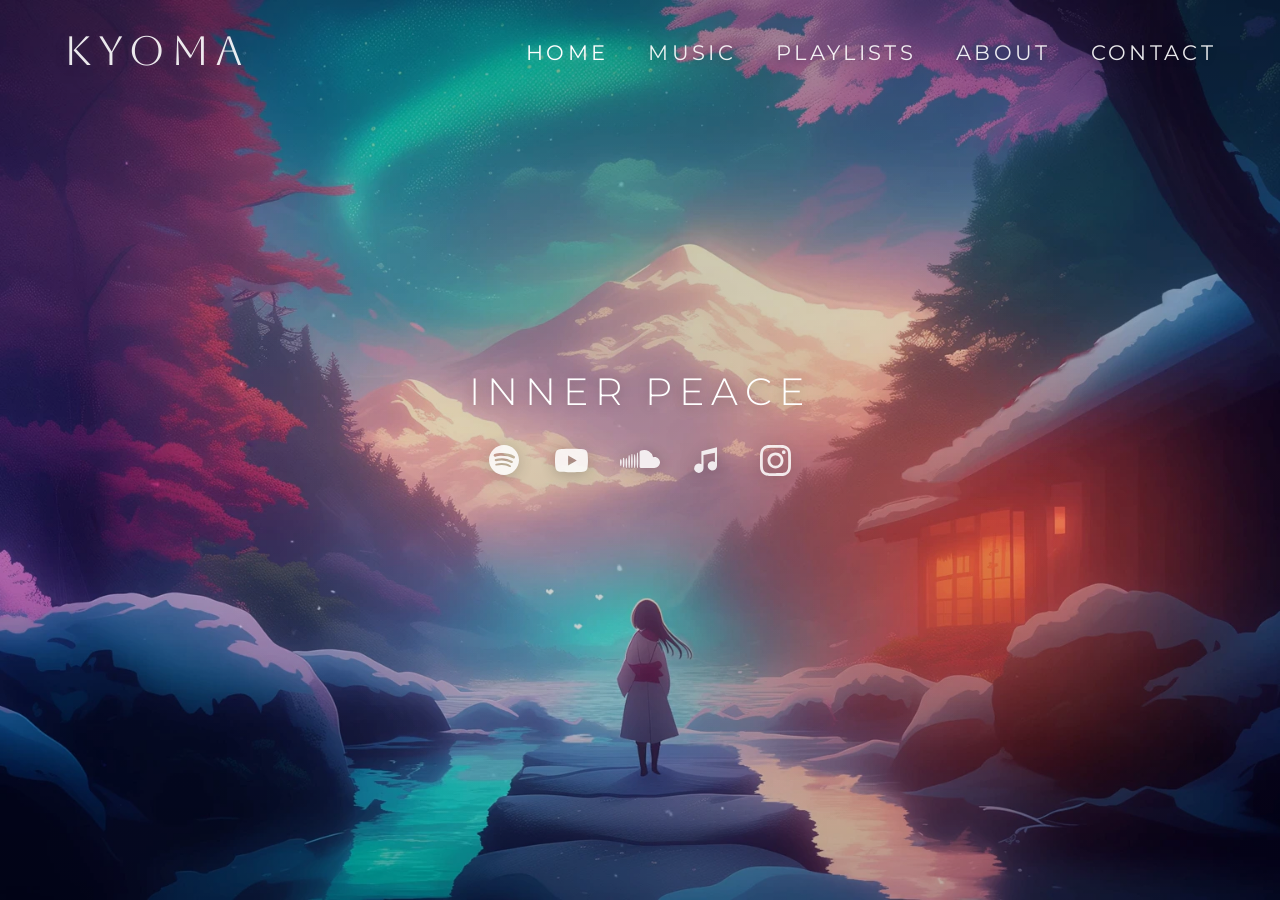
<file: index.html>
<!DOCTYPE html>
<html lang="en">
<head>
    <meta charset="UTF-8">
    <meta name="viewport" content="width=device-width, initial-scale=1.0">
    
    <!-- Fonts -->
    <link rel="preconnect" href="https://fonts.googleapis.com">
    <link rel="preconnect" href="https://fonts.gstatic.com" crossorigin>
    <link href="https://fonts.googleapis.com/css2?family=Aboreto&family=Cinzel:wght@400..900&family=Inter:ital,opsz,wght@0,14..32,100..900;1,14..32,100..900&family=Montserrat:ital,wght@0,100..900;1,100..900&display=swap" rel="stylesheet">
    
    <!-- CSS -->
    <link rel="stylesheet" href="styles/style.css">
    
    <!-- JavaScript -->
    <script src="scripts/main.js" defer></script>

    <!-- Favicon -->
    <link rel="icon" href="assets/icons/favicon.ico">
    <link rel="icon" type="image/png" sizes="32x32" href="assets/icons/favicon-32.png">
    <link rel="icon" type="image/png" sizes="16x16" href="assets/icons/favicon-16.png">
    <link rel="apple-touch-icon" sizes="180x180" href="assets/icons/apple-touch-icon.png">
    
    <title>Kyoma Sounds | Official Website</title>
</head>

<body>
    
    <!-- =========================
    HEADER / NAVBAR
    ========================== -->
    
    <header class="header">
        <!-- Background Video -->
        <video
            class="headerVideo"
            autoplay
            muted
            loop
            playsinline
            preload="auto"
            poster="assets/background-images/hero-poster.webp"
            >
            <source src="assets/background-images/video-kyoma-v2-1080p-ultra.mp4" type="video/mp4">
        </video>        <div class="container">
        <nav class="navbar">
            <a href="index.html" class="navbar__logo">KYOMA</a>
            
            <!-- Menu Burger -->
            <button class="navbar__toggle" aria-label="Open menu">
                <span></span>
                <span></span>
            </button>
            
            <!-- Navigation Links -->
            <ul class="navbar__links">
                <li><a href="index.html" class="active">Home</a></li>
                <li><a href="music.html">Music</a></li>
                <li><a href="playlists.html">Playlists</a></li>
                <li><a href="about.html">About</a></li>
                <li><a href="contact.html">Contact</a></li>
            </ul>
            
            <!-- Social Icons | Mobile Menu -->
            <div class="navbar__social-links">
                <a href="https://open.spotify.com/artist/4o0RNVgB6vL98OQdazaY3g?si=lvSf1quMRXaGYrL1hKmFhA" aria-label="Spotify" target="_blank" rel="noopener noreferrer">
                    <img src="assets/icons/spotify.svg" alt="Spotify" class="spotify-icon">
                </a>
                
                <a href="https://www.youtube.com/@kyomasoundsmusic" aria-label="YouTube" target="_blank" rel="noopener noreferrer">
                    <img src="assets/icons/youtube.svg" alt="YouTube" class="youtube-icon">
                </a>
                
                <a href="https://soundcloud.com/kyomasounds" aria-label="SoundCloud" target="_blank" rel="noopener noreferrer">
                    <img src="assets/icons/soundcloud.svg" alt="SoundCloud" class="soundcloud-icon">
                </a>
                
                <a href="https://music.apple.com/be/artist/kyoma/1670567011?l" aria-label="Apple Music" target="_blank" rel="noopener noreferrer">
                    <img src="assets/icons/applemusic.svg" alt="Apple Music" class="appleMusicIcon">
                </a>
                
                <a href="https://www.instagram.com/kyomasounds" aria-label="Instagram" target="_blank" rel="noopener noreferrer">
                    <img src="assets/icons/instagram.svg" alt="Instagram" class="instagram-icon">
                </a>
            </div>
        </nav>
    </div>
    
    
    <!-- Hero Content -->
    <div class="hero-content">
        <h1 class="hero-title">Inner Peace</h1>
        
        <!-- Social Icons | Home Hero -->
        <div class="social-links">
            <a href="https://open.spotify.com/artist/4o0RNVgB6vL98OQdazaY3g?si=lvSf1quMRXaGYrL1hKmFhA" aria-label="Spotify" target="_blank" rel="noopener noreferrer">
                <img src="assets/icons/spotify.svg" alt="Spotify" class="spotify-icon">
            </a>
            
            <a href="https://www.youtube.com/@kyomasoundsmusic" aria-label="YouTube" target="_blank" rel="noopener noreferrer">
                <img src="assets/icons/youtube.svg" alt="YouTube" class="youtube-icon">
            </a>
            
            <a href="https://soundcloud.com/kyomasounds" aria-label="SoundCloud" target="_blank" rel="noopener noreferrer">
                <img src="assets/icons/soundcloud.svg" alt="SoundCloud" class="soundcloud-icon">
            </a>
            
            <a href="https://music.apple.com/be/artist/kyoma/1670567011?l" aria-label="Apple Music" target="_blank" rel="noopener noreferrer">
                <img src="assets/icons/applemusic.svg" alt="Apple Music" class="appleMusicIcon">
            </a>
            
            <a href="https://www.instagram.com/kyomasounds" aria-label="Instagram" target="_blank" rel="noopener noreferrer">
                <img src="assets/icons/instagram.svg" alt="Instagram" class="instagram-icon">
            </a>
        </div>
    </div>
    
</header>

</body>
</html>
</file>
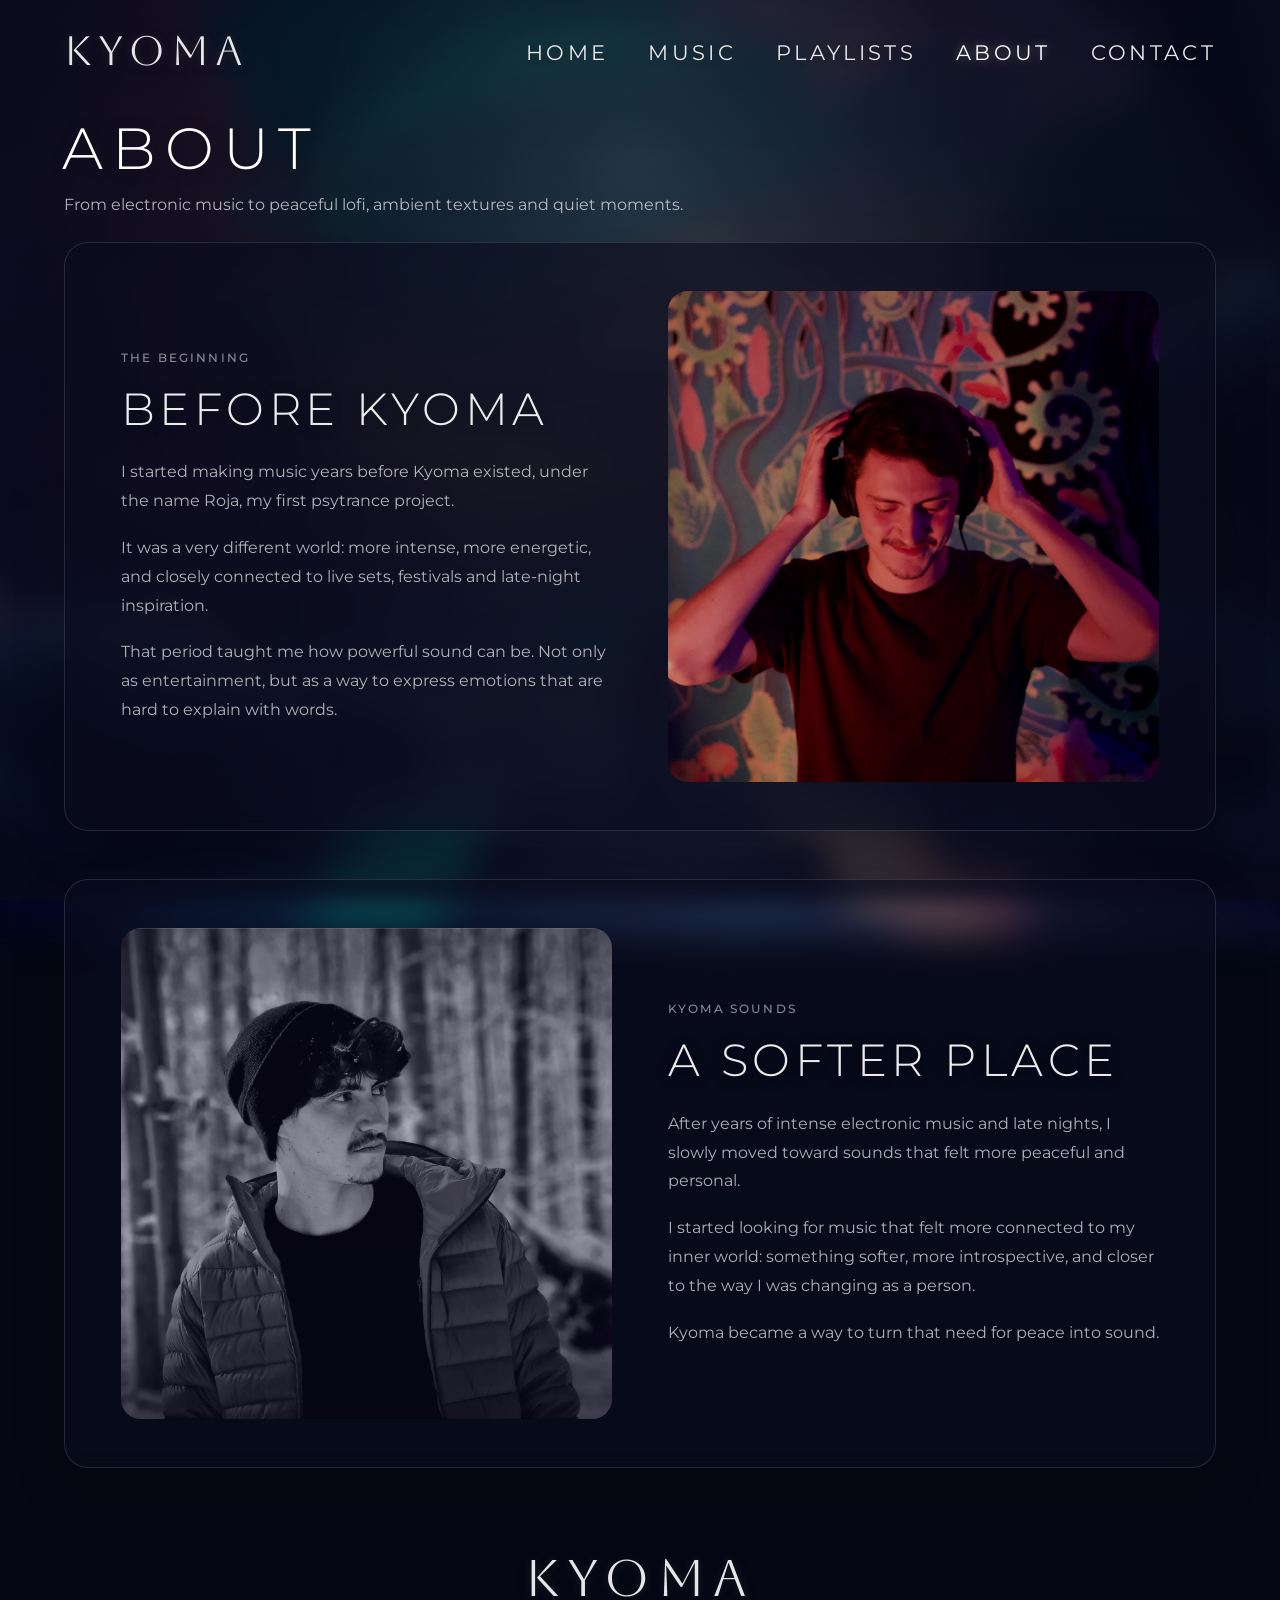
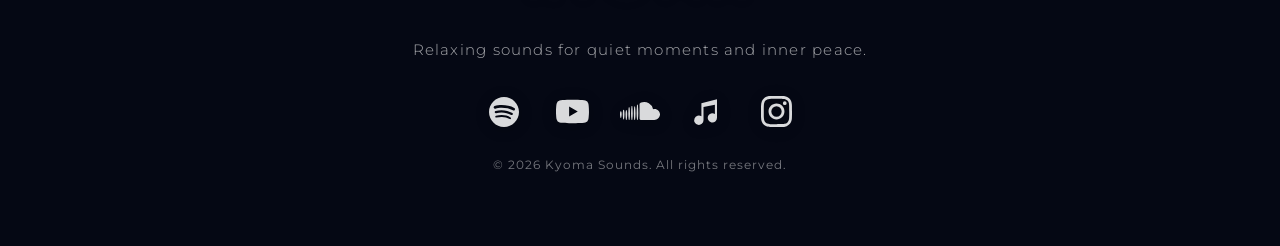
<file: about.html>
<!DOCTYPE html>
<html lang="en">
<head>
    <meta charset="UTF-8">
    <meta name="viewport" content="width=device-width, initial-scale=1.0">
    
    <!-- Fonts -->
    <link rel="preconnect" href="https://fonts.googleapis.com">
    <link rel="preconnect" href="https://fonts.gstatic.com" crossorigin>
    <link href="https://fonts.googleapis.com/css2?family=Aboreto&family=Cinzel:wght@400..900&family=Inter:ital,opsz,wght@0,14..32,100..900;1,14..32,100..900&family=Montserrat:ital,wght@0,100..900;1,100..900&display=swap" rel="stylesheet">
    
    <!-- CSS -->
    <link rel="stylesheet" href="styles/style.css">
    
    <!-- JavaScript -->
    <script src="scripts/main.js" defer></script>
    
    <title>About | Kyoma Sounds</title>
    
    <!-- Favicon -->
    <link rel="icon" href="assets/icons/favicon.ico">
    <link rel="icon" type="image/png" sizes="32x32" href="assets/icons/favicon-32.png">
    <link rel="icon" type="image/png" sizes="16x16" href="assets/icons/favicon-16.png">
    <link rel="apple-touch-icon" sizes="180x180" href="assets/icons/apple-touch-icon.png">
</head>

<body class="about-body">
    
    <!-- =========================
    HEADER / NAVBAR
    ========================== -->
    
    <header class="music-header">
        <div class="container">
            
            <nav class="navbar">
                <a href="index.html" class="navbar__logo">KYOMA</a>
                
                <!-- Menu Burger -->
                <button class="navbar__toggle" aria-label="Open menu">
                    <span></span>
                    <span></span>
                </button>
                
                <!-- Navigation Links -->
                <ul class="navbar__links">
                    <li><a href="index.html">Home</a></li>
                    <li><a href="music.html">Music</a></li>
                    <li><a href="playlists.html">Playlists</a></li>
                    <li><a href="about.html" class="active">About</a></li>
                    <li><a href="contact.html">Contact</a></li>
                </ul>
                
                <!-- Social Icons | Mobile Menu -->
                <div class="navbar__social-links">
                    <a href="https://open.spotify.com/artist/4o0RNVgB6vL98OQdazaY3g?si=lvSf1quMRXaGYrL1hKmFhA" aria-label="Spotify" target="_blank" rel="noopener noreferrer">
                        <img src="assets/icons/spotify.svg" alt="Spotify" class="spotify-icon">
                    </a>
                    
                    <a href="https://www.youtube.com/@kyomasoundsmusic" aria-label="YouTube" target="_blank" rel="noopener noreferrer">
                        <img src="assets/icons/youtube.svg" alt="YouTube" class="youtube-icon">
                    </a>
                    
                    <a href="https://soundcloud.com/kyomasounds" aria-label="SoundCloud" target="_blank" rel="noopener noreferrer">
                        <img src="assets/icons/soundcloud.svg" alt="SoundCloud" class="soundcloud-icon">
                    </a>
                    
                    <a href="https://music.apple.com/be/artist/kyoma/1670567011?l" aria-label="Apple Music" target="_blank" rel="noopener noreferrer">
                        <img src="assets/icons/applemusic.svg" alt="Apple Music" class="appleMusicIcon">
                    </a>
                    
                    <a href="https://www.instagram.com/kyomasounds" aria-label="Instagram" target="_blank" rel="noopener noreferrer">
                        <img src="assets/icons/instagram.svg" alt="Instagram" class="instagram-icon">
                    </a>
                </div>
            </nav>
            
        </div>
    </header>
    
    
    <!-- =========================
    MAIN CONTENT
    ========================== -->
    
    <main class="about-page">
        <div class="container">
            
            <section class="about-section">
                
                <div class="section-heading">
                    <h1>About</h1>
                    <p>From electronic music to peaceful lofi, ambient textures and quiet moments.
                    </p>
                </div>
                
                <!-- About Block 1 -->
                <article class="about-story">
                    <div class="about-story__text">
                        <span class="about-story__label">The beginning</span>
                        <h2>BEFORE KYOMA</h2>
                        
                        <p>
                            I started making music years before Kyoma existed, under the name Roja, my first psytrance project.
                        </p>
                        
                        <p>
                            It was a very different world: more intense, more energetic, and closely connected to live sets, festivals and late-night inspiration.
                        </p>
                        
                        <p>
                            That period taught me how powerful sound can be. Not only as entertainment, but as a way to express emotions that are hard to explain with words.
                        </p>
                    </div>
                    
                    <div class="about-story__image">
                        <img src="assets/about/about-roja.webp" alt="Roja performing music" class="about-story_roja-img">
                    </div>
                </article>
                
                <!-- About Block 2 -->
                <article class="about-story about-story--reverse">
                    <div class="about-story__image">
                        <img src="assets/about/about-kyoma.webp" alt="Kyoma artist portrait" class="about-story_kyoma-img">
                    </div>
                    
                    <div class="about-story__text">
                        <span class="about-story__label">Kyoma Sounds</span>
                        <h2>A SOFTER PLACE</h2>
                        
                        <p>
                            After years of intense electronic music and late nights, I slowly moved toward sounds that felt more peaceful and personal.
                        </p>
                        
                        <p>
                            I started looking for music that felt more connected to my inner world: something softer, more introspective, and closer to the way I was changing as a person.
                        </p>
                        
                        <p>Kyoma became a way to turn that need for peace into sound.
                        </p>
                        
                    </div>
                </article>
                
            </section>
            
            <!-- =========================
            FOOTER
            ========================== -->
            
            <footer class="site-footer">
                <div class="container">
                    <div class="site-footer__content">
                        
                        <a href="index.html" class="site-footer__logo">KYOMA</a>
                        
                        <p class="site-footer__tagline">Relaxing sounds for quiet moments and inner peace.</p>
                        
                        <!-- Social Icons | Footer -->
                        <div class="social-links site-footer__social-links">
                            <a href="https://open.spotify.com/artist/4o0RNVgB6vL98OQdazaY3g?si=lvSf1quMRXaGYrL1hKmFhA" aria-label="Spotify" target="_blank" rel="noopener noreferrer">
                                <img src="assets/icons/spotify.svg" alt="Spotify" class="spotify-icon">
                            </a>
                            
                            <a href="https://www.youtube.com/@kyomasoundsmusic" aria-label="YouTube" target="_blank" rel="noopener noreferrer">
                                <img src="assets/icons/youtube.svg" alt="YouTube" class="youtube-icon">
                            </a>
                            
                            <a href="https://soundcloud.com/kyomasounds" aria-label="SoundCloud" target="_blank" rel="noopener noreferrer">
                                <img src="assets/icons/soundcloud.svg" alt="SoundCloud" class="soundcloud-icon">
                            </a>
                            
                            <a href="https://music.apple.com/be/artist/kyoma/1670567011?l" aria-label="Apple Music" target="_blank" rel="noopener noreferrer">
                                <img src="assets/icons/applemusic.svg" alt="Apple Music" class="appleMusicIcon">
                            </a>
                            
                            <a href="https://www.instagram.com/kyomasounds" aria-label="Instagram" target="_blank" rel="noopener noreferrer">
                                <img src="assets/icons/instagram.svg" alt="Instagram" class="instagram-icon">
                            </a>
                        </div>
                        
                        <p class="site-footer__copyright">
                            © 2026 Kyoma Sounds. All rights reserved.
                        </p>
                        
                    </div>
                </div>
            </footer>
            
        </div>
    </main>
    
</body>
</html>
</file>
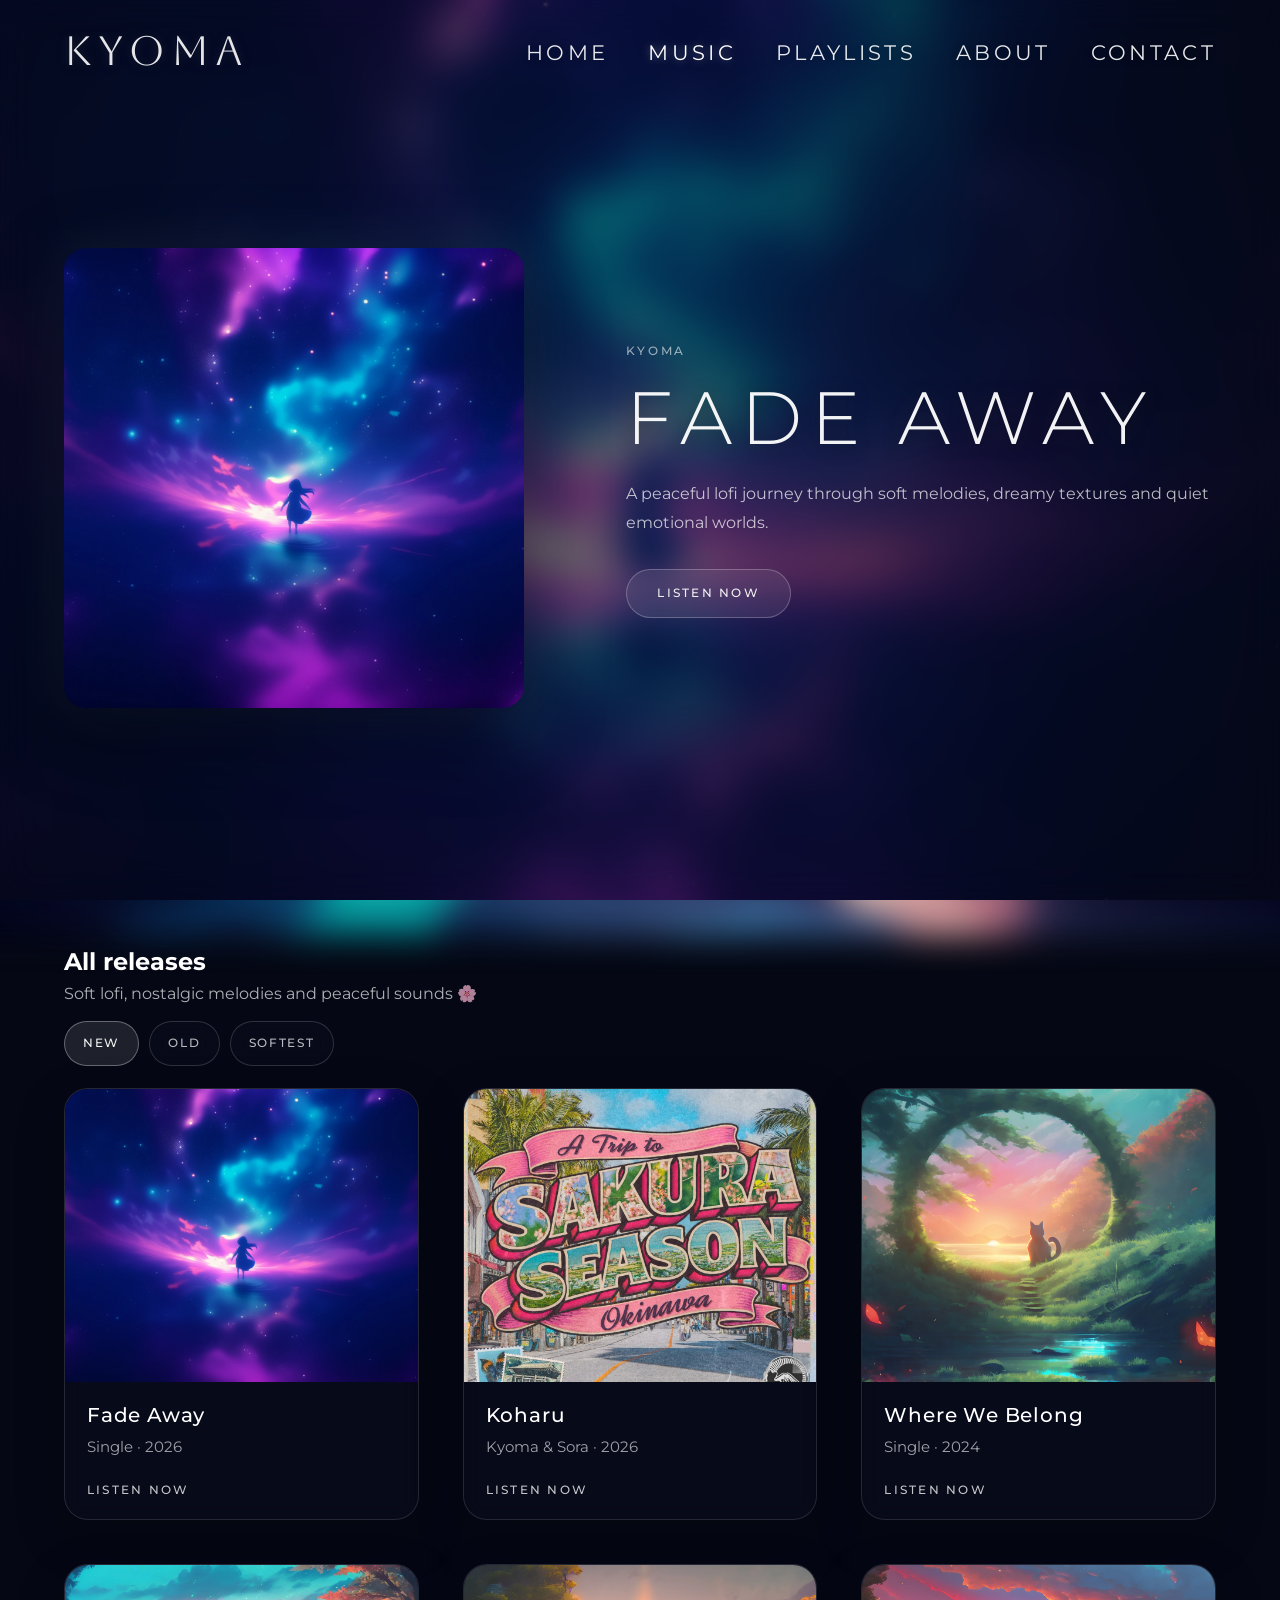
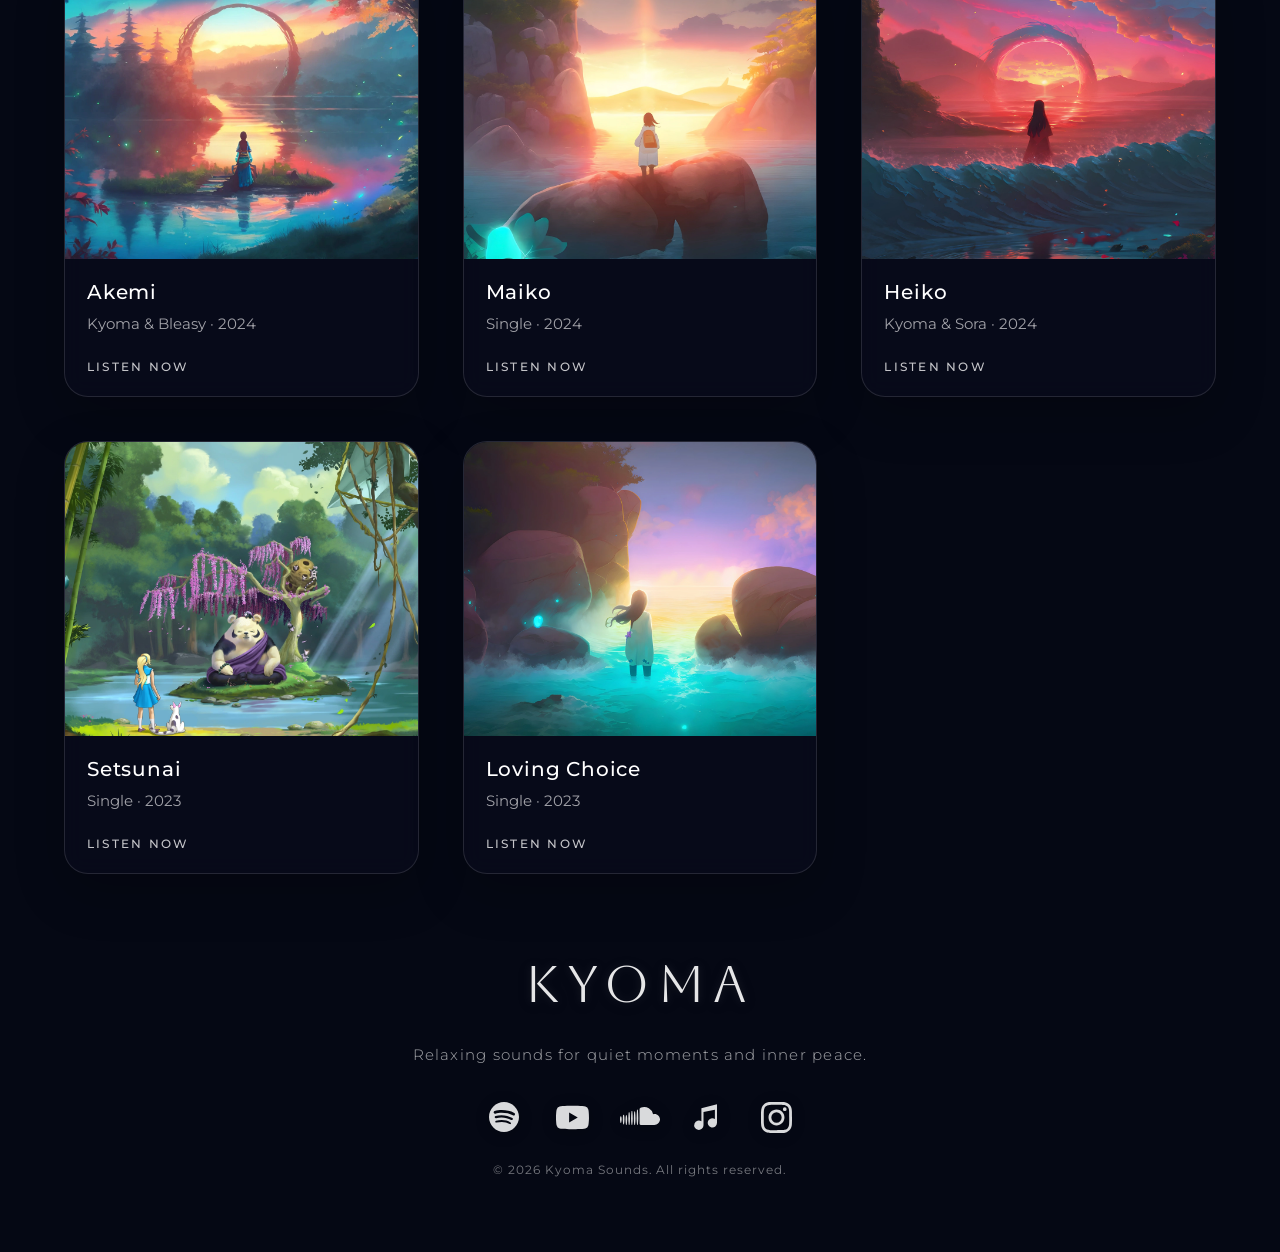
<file: music.html>
<!DOCTYPE html>
<html lang="en">
<head>
    <meta charset="UTF-8">
    <meta name="viewport" content="width=device-width, initial-scale=1.0">
    
    <!-- Fonts -->
    <link rel="preconnect" href="https://fonts.googleapis.com">
    <link rel="preconnect" href="https://fonts.gstatic.com" crossorigin>
    <link href="https://fonts.googleapis.com/css2?family=Aboreto&family=Montserrat:ital,wght@0,100..900;1,100..900&display=swap" rel="stylesheet">
    
    <!-- CSS -->
    <link rel="stylesheet" href="styles/style.css">
    
    <!-- JavaScript -->
    <script src="scripts/main.js" defer></script>

    <!-- Favicon -->
    <link rel="icon" href="assets/icons/favicon.ico">
    <link rel="icon" type="image/png" sizes="32x32" href="assets/icons/favicon-32.png">
    <link rel="icon" type="image/png" sizes="16x16" href="assets/icons/favicon-16.png">
    <link rel="apple-touch-icon" sizes="180x180" href="assets/icons/apple-touch-icon.png">
    
    <title>Music | Kyoma Sounds</title>
</head>

<body class="music-body">
    
    <header class="music-header music-header--overlay">
        <div class="container">
            <nav class="navbar">
                <a href="index.html" class="navbar__logo">KYOMA</a>
                
                <button class="navbar__toggle" aria-label="Open menu">
                    <span></span>
                    <span></span>
                </button>
                
                <ul class="navbar__links">
                    <li><a href="index.html">Home</a></li>
                    <li><a href="music.html" class="active">Music</a></li>
                    <li><a href="playlists.html">Playlists</a></li>
                    <li><a href="about.html">About</a></li>
                    <li><a href="contact.html">Contact</a></li>
                </ul>
                
                <!-- Social Icons | Mobile Menu -->
                <div class="navbar__social-links">
                    <a href="https://open.spotify.com/artist/4o0RNVgB6vL98OQdazaY3g?si=lvSf1quMRXaGYrL1hKmFhA" aria-label="Spotify" target="_blank" rel="noopener noreferrer">
                        <img src="assets/icons/spotify.svg" alt="Spotify" class="spotify-icon">
                    </a>
                    
                    <a href="https://www.youtube.com/@kyomasoundsmusic" aria-label="YouTube" target="_blank" rel="noopener noreferrer">
                        <img src="assets/icons/youtube.svg" alt="YouTube" class="youtube-icon">
                    </a>
                    
                    <a href="https://soundcloud.com/kyomasounds" aria-label="SoundCloud" target="_blank" rel="noopener noreferrer">
                        <img src="assets/icons/soundcloud.svg" alt="SoundCloud" class="soundcloud-icon">
                    </a>
                    
                    <a href="https://music.apple.com/be/artist/kyoma/1670567011?l" aria-label="Apple Music" target="_blank" rel="noopener noreferrer">
                        <img src="assets/icons/applemusic.svg" alt="Apple Music" class="appleMusicIcon">
                    </a>
                    
                    <a href="https://www.instagram.com/kyomasounds" aria-label="Instagram" target="_blank" rel="noopener noreferrer">
                        <img src="assets/icons/instagram.svg" alt="Instagram" class="instagram-icon">
                    </a>
                </div>
            </nav>
        </div>
    </header>
    
    <main class="music-page">
        
        <!-- Latest Release Hero -->
        <section class="latest-release-hero">
            <div class="container latest-release-hero__inner">
                
                <div class="latest-release-hero__cover">
                    <img src="assets/artworks/fade-away-large.webp" alt="Cover artwork for Fade-Away">
                </div>
                
                <div class="latest-release-hero__content">
                    <span class="latest-release-hero__label">Kyoma</span>
                    <h1>Fade Away</h1>
                    <p>
                        A peaceful lofi journey through soft melodies, dreamy textures and quiet emotional worlds.
                    </p>
                    <a href="fanlinks/fade-away.html" class="latest-release-hero__link">Listen now</a>
                </div>
                
            </div>
        </section>
        
        <!-- All Releases -->
        <section class="music-section">
            <div class="container">
                
                <div class="section-heading">
                    <div>
                        <h2>All releases</h2>
                        <p>Soft lofi, nostalgic melodies and peaceful sounds 🌸</p>
                    </div>
                    
                    <div class="music-filters" aria-label="Sort releases">
                        <button class="music-filter active newestFilter" data-sort="newest">New</button>
                        <button class="music-filter oldestFilter" data-sort="oldest">Old</button>
                        <button class="music-filter softestFilter" data-sort="softest">Softest</button>
                    </div>
                </div>
                
                <div class="music-grid">
                    
                    <!-- Fade Away -->
                    <article 
                    class="music-card"
                    data-date="2026-07-10"
                    data-softness="7.5"
                    >
                    <a href="fanlinks/fade-away.html" class="music-card__image-link">
                        <img src="assets/artworks/fade-away-card.webp" alt="Cover artwork for Fade Away">
                    </a>
                    
                    <div class="music-card__content">
                        <h2>Fade Away</h2>
                        <p>Single · 2026</p>
                        <a href="fanlinks/fade-away.html" class="music-card__link">Listen now</a>
                    </div>
                </article>
                
                <!-- Koharu -->
                <article 
                class="music-card"
                data-date="2026-05-08"
                data-softness="4"
                >
                <a href="fanlinks/koharu.html" class="music-card__image-link">
                    <img src="assets/artworks/koharu-card.webp" alt="Cover artwork for Koharu">
                </a>
                
                <div class="music-card__content">
                    <h2>Koharu</h2>
                    <p>Kyoma & Sora · 2026</p>
                    <a href="fanlinks/koharu.html" class="music-card__link">Listen now</a>
                </div>
            </article>
            
            <!-- Where We Belong -->
            <article 
            class="music-card"
            data-date="2024-12-27"
            data-softness="8"
            >
            <a href="fanlinks/where-we-belong.html" class="music-card__image-link">
                <img src="assets/artworks/where-we-belong-card.webp" alt="Cover artwork for Where We Belong">
            </a>
            
            <div class="music-card__content">
                <h2>Where We Belong</h2>
                <p>Single · 2024</p>
                <a href="fanlinks/where-we-belong.html" class="music-card__link">Listen now</a>
            </div>
        </article>
        
        <!-- Akemi -->
        <article 
        class="music-card"
        data-date="2024-11-22"
        data-softness="4"
        >
        <a href="fanlinks/akemi.html" class="music-card__image-link">
            <img src="assets/artworks/akemi-card.webp" alt="Cover artwork for Akemi">
        </a>
        
        <div class="music-card__content">
            <h2>Akemi</h2>
            <p>Kyoma & Bleasy · 2024</p>
            <a href="fanlinks/akemi.html" class="music-card__link">Listen now</a>
        </div>
    </article>
    
    <!-- Maiko -->
    <article 
    class="music-card"
    data-date="2024-10-11"
    data-softness="3.5"
    >
    <a href="fanlinks/maiko.html" class="music-card__image-link">
        <img src="assets/artworks/maiko-card.webp" alt="Cover artwork for Maiko">
    </a>
    
    <div class="music-card__content">
        <h2>Maiko</h2>
        <p>Single · 2024</p>
        <a href="fanlinks/maiko.html" class="music-card__link">Listen now</a>
    </div>
</article>

<!-- Heiko -->
<article 
class="music-card"
data-date="2024-04-30"
data-softness="3"
>
<a href="fanlinks/heiko.html" class="music-card__image-link">
    <img src="assets/artworks/heiko-card.webp" alt="Cover artwork for Heiko">
</a>

<div class="music-card__content">
    <h2>Heiko</h2>
    <p>Kyoma & Sora · 2024</p>
    <a href="fanlinks/heiko.html" class="music-card__link">Listen now</a>
</div>
</article>

<!-- Setsunai -->
<article 
class="music-card"                             
data-date="2023-10-10"
data-softness="5"
>
<a href="fanlinks/setsunai.html" class="music-card__image-link">
    <img src="assets/artworks/setsunai-card.webp" alt="Cover artwork for Setsunai">
</a>

<div class="music-card__content">
    <h2>Setsunai</h2>
    <p>Single · 2023</p>
    <a href="fanlinks/setsunai.html" class="music-card__link">Listen now</a>
</div>
</article>

<!-- Loving Choice -->
<article 
class="music-card"
data-date="2023-02-23"
data-softness="6"
>
<a href="fanlinks/loving-choice.html" class="music-card__image-link">
    <img src="assets/artworks/loving-choice-card.webp" alt="Cover artwork for Loving Choice">
</a>

<div class="music-card__content">
    <h2>Loving Choice</h2>
    <p>Single · 2023</p>
    <a href="fanlinks/loving-choice.html" class="music-card__link">Listen now</a>
</div>
</article>

</div>
</div>
</section>

<!-- =========================
FOOTER
========================== -->

<footer class="site-footer">
    <div class="container">
        <div class="site-footer__content">
            
            <a href="index.html" class="site-footer__logo">KYOMA</a>
            
            <p class="site-footer__tagline">Relaxing sounds for quiet moments and inner peace.</p>
            
            <!-- Social Icons | Footer -->
            <div class="social-links site-footer__social-links">
                <a href="https://open.spotify.com/artist/4o0RNVgB6vL98OQdazaY3g?si=lvSf1quMRXaGYrL1hKmFhA" aria-label="Spotify" target="_blank" rel="noopener noreferrer">
                    <img src="assets/icons/spotify.svg" alt="Spotify" class="spotify-icon">
                </a>
                
                <a href="https://www.youtube.com/@kyomasoundsmusic" aria-label="YouTube" target="_blank" rel="noopener noreferrer">
                    <img src="assets/icons/youtube.svg" alt="YouTube" class="youtube-icon">
                </a>
                
                <a href="https://soundcloud.com/kyomasounds" aria-label="SoundCloud" target="_blank" rel="noopener noreferrer">
                    <img src="assets/icons/soundcloud.svg" alt="SoundCloud" class="soundcloud-icon">
                </a>
                
                <a href="https://music.apple.com/be/artist/kyoma/1670567011?l" aria-label="Apple Music" target="_blank" rel="noopener noreferrer">
                    <img src="assets/icons/applemusic.svg" alt="Apple Music" class="appleMusicIcon">
                </a>
                
                <a href="https://www.instagram.com/kyomasounds" aria-label="Instagram" target="_blank" rel="noopener noreferrer">
                    <img src="assets/icons/instagram.svg" alt="Instagram" class="instagram-icon">
                </a>
            </div>
            
            <p class="site-footer__copyright">
                © 2026 Kyoma Sounds. All rights reserved.
            </p>
            
        </div>
    </div>
</footer>

</main>

</body>
</html>
</file>
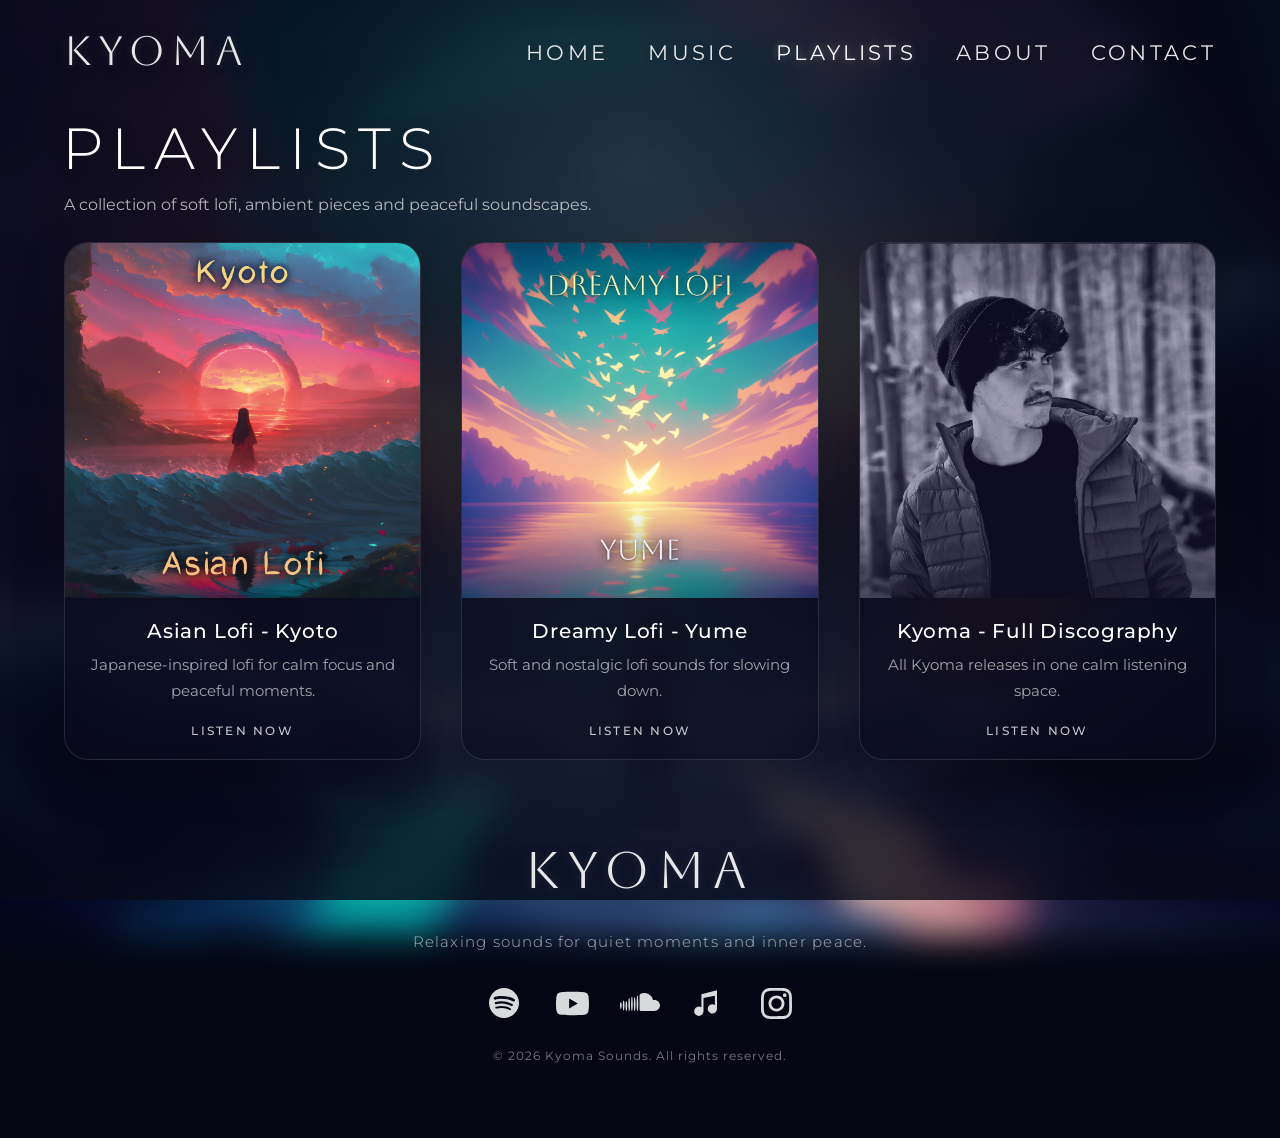
<file: playlists.html>
<!DOCTYPE html>
<html lang="en">
<head>
    <meta charset="UTF-8">
    <meta name="viewport" content="width=device-width, initial-scale=1.0">
    
    <!-- Fonts -->
    <link rel="preconnect" href="https://fonts.googleapis.com">
    <link rel="preconnect" href="https://fonts.gstatic.com" crossorigin>
    <link href="https://fonts.googleapis.com/css2?family=Aboreto&family=Cinzel:wght@400..900&family=Inter:ital,opsz,wght@0,14..32,100..900;1,14..32,100..900&family=Montserrat:ital,wght@0,100..900;1,100..900&display=swap" rel="stylesheet">
    
    <!-- CSS -->
    <link rel="stylesheet" href="styles/style.css">
    
    <!-- JavaScript -->
    <script src="scripts/main.js" defer></script>

    <!-- Favicon -->
    <link rel="icon" href="assets/icons/favicon.ico">
    <link rel="icon" type="image/png" sizes="32x32" href="assets/icons/favicon-32.png">
    <link rel="icon" type="image/png" sizes="16x16" href="assets/icons/favicon-16.png">
    <link rel="apple-touch-icon" sizes="180x180" href="assets/icons/apple-touch-icon.png">
    
    <title>Playlists | Kyoma Sounds</title>
</head>

<body class="music-body">
    
    <!-- =========================
    HEADER / NAVBAR
    ========================== -->
    
    <header class="music-header">
        <div class="container">
            
            <nav class="navbar">
                <a href="index.html" class="navbar__logo">KYOMA</a>
                
                <!-- Menu Burger -->
                <button class="navbar__toggle" aria-label="Open menu">
                    <span></span>
                    <span></span>
                </button>
                
                <!-- Navigation Links -->
                <ul class="navbar__links">
                    <li><a href="index.html">Home</a></li>
                    <li><a href="music.html">Music</a></li>
                    <li><a href="playlists.html" class="active">Playlists</a></li>
                    <li><a href="about.html">About</a></li>
                    <li><a href="contact.html">Contact</a></li>
                </ul>
                
                <!-- Social Icons | Mobile Menu -->
                <div class="navbar__social-links">
                    <a href="https://open.spotify.com/artist/4o0RNVgB6vL98OQdazaY3g?si=lvSf1quMRXaGYrL1hKmFhA" aria-label="Spotify" target="_blank" rel="noopener noreferrer">
                        <img src="assets/icons/spotify.svg" alt="Spotify" class="spotify-icon">
                    </a>
                    
                    <a href="https://www.youtube.com/@kyomasoundsmusic" aria-label="YouTube" target="_blank" rel="noopener noreferrer">
                        <img src="assets/icons/youtube.svg" alt="YouTube" class="youtube-icon">
                    </a>
                    
                    <a href="https://soundcloud.com/kyomasounds" aria-label="SoundCloud" target="_blank" rel="noopener noreferrer">
                        <img src="assets/icons/soundcloud.svg" alt="SoundCloud" class="soundcloud-icon">
                    </a>
                    
                    <a href="https://music.apple.com/be/artist/kyoma/1670567011?l" aria-label="Apple Music" target="_blank" rel="noopener noreferrer">
                        <img src="assets/icons/applemusic.svg" alt="Apple Music" class="appleMusicIcon">
                    </a>
                    
                    <a href="https://www.instagram.com/kyomasounds" aria-label="Instagram" target="_blank" rel="noopener noreferrer">
                        <img src="assets/icons/instagram.svg" alt="Instagram" class="instagram-icon">
                    </a>
                </div>
            </nav>
            
        </div>
    </header>
    
    
    <!-- =========================
    MAIN CONTENT
    ========================== -->
    
    <main class="music-page">
        <div class="container">
            
            <section class="playlist-section">
                
                <div class="section-heading">
                    <h1>Playlists</h1>
                    <p>A collection of soft lofi, ambient pieces and peaceful soundscapes.</p>
                </div>
                
                <!-- Playlist Grid -->
                <div class="playlist-grid">
                    
                    <!-- Playlist 1 -->
                    <article class="music-card playlist-card">
                        <a href="https://open.spotify.com/playlist/4QkBqVMA6ZbQByXOiMjBRD?si=4ef9111425344b4d" class="playlistCardLink" aria-label="Listen to Asian Lofi - Kyoto" target="_blank" rel="noopener noreferrer">
                            <div class="music-card__image-link">
                                <img src="assets/playlists/asian-lofi-kyoto-card.webp" alt="Cover artwork for Asian Lofi - Kyoto" loading="lazy" width="1200" height="1200">
                            </div>
                            
                            <div class="music-card__content playlist-card__content">
                                <h2>Asian Lofi - Kyoto</h2>
                                <p>Japanese-inspired lofi for calm focus and peaceful moments.</p>
                                <span class="music-card__link">Listen now</span>
                            </div>
                        </a>
                    </article>
                    
                    <!-- Playlist 2 -->
                    <article class="music-card playlist-card">
                        <a href="https://open.spotify.com/playlist/3AfwR4mgMdqAcc9sOJI5Yv?si=447b3979e3404e87" class="playlistCardLink" aria-label="Listen to Dreamy Lofi - Yume" target="_blank" rel="noopener noreferrer">
                            <div class="music-card__image-link">
                                <img src="assets/playlists/dreamy-lofi-yume-card.webp" alt="Cover artwork for Dreamy Lofi - Yume" loading="lazy" width="1200" height="1200">
                            </div>
                            
                            <div class="music-card__content playlist-card__content">
                                <h2>Dreamy Lofi - Yume</h2>
                                <p>Soft and nostalgic lofi sounds for slowing down.</p>
                                <span class="music-card__link">Listen now</span>
                            </div>
                        </a>
                    </article>
                    
                    <!-- Playlist 3 -->
                    <article class="music-card playlist-card">
                        <a href="https://open.spotify.com/playlist/5fMUO6zSvL79Cc5pxvCdB9?si=c77e9793d3e7483c" class="playlistCardLink" aria-label="Listen to Kyoma - Full Discography" target="_blank" rel="noopener noreferrer">
                            <div class="music-card__image-link">
                                <img src="assets/playlists/full-discography-card.webp" alt="Cover artwork for Kyoma - Full Discography" loading="lazy" width="1200" height="1200">
                            </div>
                            
                            <div class="music-card__content playlist-card__content">
                                <h2>Kyoma - Full Discography</h2>
                                <p>All Kyoma releases in one calm listening space.</p>
                                <span class="music-card__link">Listen now</span>
                            </div>
                        </a>
                    </article>
                    
                </div>
            </section>
            
        </div>
    </main>
    
    
    <!-- =========================
    FOOTER
    ========================== -->
    
    <footer class="site-footer">
        <div class="container">
            <div class="site-footer__content">
                
                <a href="index.html" class="site-footer__logo">KYOMA</a>
                
                <p class="site-footer__tagline">
                    Relaxing sounds for quiet moments and inner peace.
                </p>
                
                <!-- Social Icons | Footer -->
                <div class="social-links site-footer__social-links">
                    <a href="https://open.spotify.com/artist/4o0RNVgB6vL98OQdazaY3g?si=lvSf1quMRXaGYrL1hKmFhA" aria-label="Spotify" target="_blank" rel="noopener noreferrer">
                        <img src="assets/icons/spotify.svg" alt="Spotify" class="spotify-icon">
                    </a>
                    
                    <a href="https://www.youtube.com/@kyomasoundsmusic" aria-label="YouTube" target="_blank" rel="noopener noreferrer">
                        <img src="assets/icons/youtube.svg" alt="YouTube" class="youtube-icon">
                    </a>
                    
                    <a href="https://soundcloud.com/kyomasounds" aria-label="SoundCloud" target="_blank" rel="noopener noreferrer">
                        <img src="assets/icons/soundcloud.svg" alt="SoundCloud" class="soundcloud-icon">
                    </a>
                    
                    <a href="https://music.apple.com/be/artist/kyoma/1670567011?l" aria-label="Apple Music" target="_blank" rel="noopener noreferrer">
                        <img src="assets/icons/applemusic.svg" alt="Apple Music" class="appleMusicIcon">
                    </a>
                    
                    <a href="https://www.instagram.com/kyomasounds" aria-label="Instagram" target="_blank" rel="noopener noreferrer">
                        <img src="assets/icons/instagram.svg" alt="Instagram" class="instagram-icon">
                    </a>
                </div>
                
                <p class="site-footer__copyright">
                    © 2026 Kyoma Sounds. All rights reserved.
                </p>
                
            </div>
        </div>
    </footer>
    
</body>
</html>
</file>
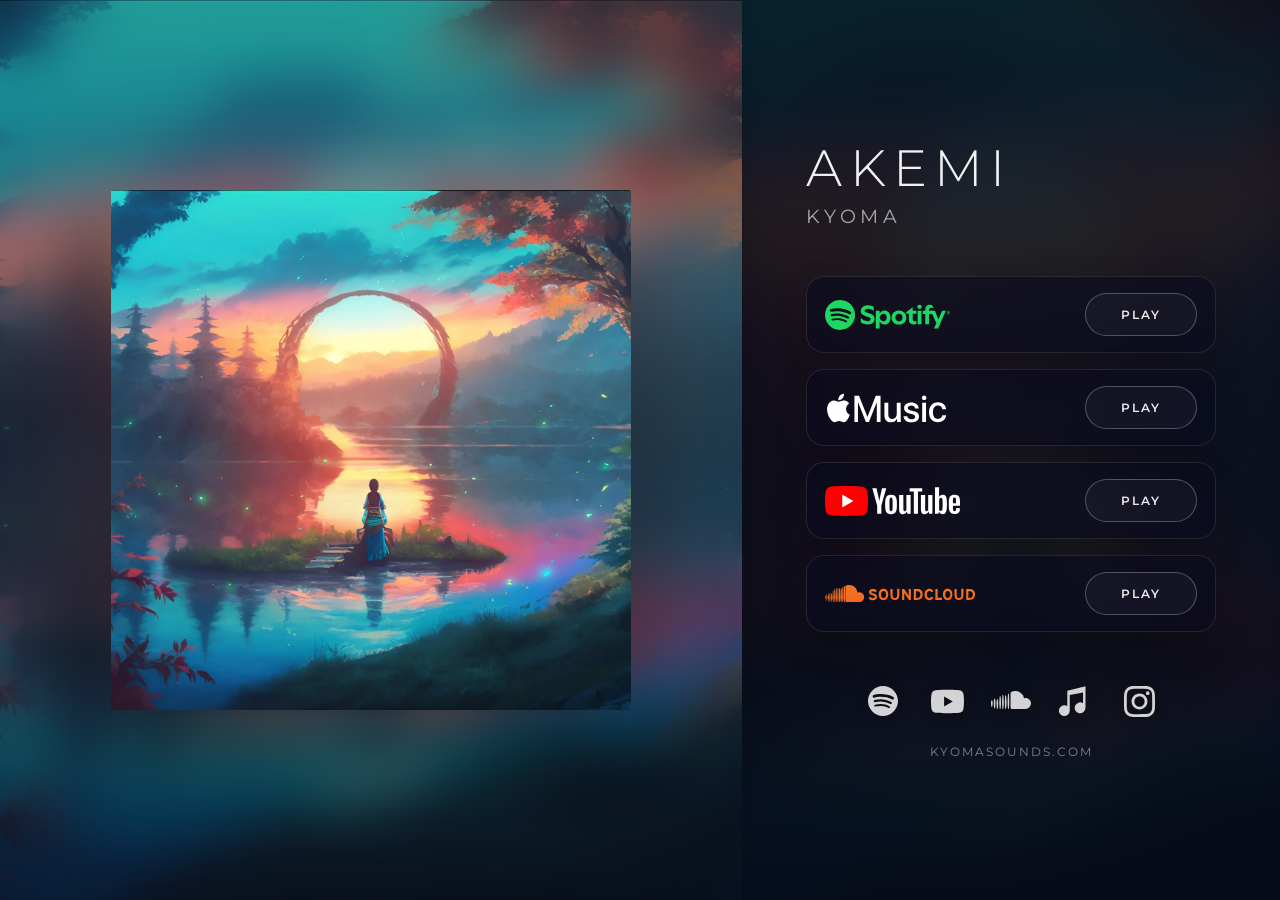
<file: fanlinks/akemi.html>
<!DOCTYPE html>
<html lang="en">
<head>
    <meta charset="UTF-8" />
    <meta name="viewport" content="width=device-width, initial-scale=1.0" />
    
    <!-- Fonts -->
    <link rel="preconnect" href="https://fonts.googleapis.com">
    <link rel="preconnect" href="https://fonts.gstatic.com" crossorigin>
    <link href="https://fonts.googleapis.com/css2?family=Aboreto&family=Cinzel:wght@400..900&family=Inter:ital,opsz,wght@0,14..32,100..900;1,100..900&family=Montserrat:ital,wght@0,100..900;1,100..900&display=swap" rel="stylesheet">
    
    <!-- CSS -->
    <link rel="stylesheet" href="../styles/fanlinks.css" />
    
    <!-- Favicons -->
    <link rel="icon" href="../assets/icons/favicon.ico">
    <link rel="icon" type="image/png" sizes="32x32" href="../assets/icons/favicon-32.png">
    <link rel="icon" type="image/png" sizes="16x16" href="../assets/icons/favicon-16.png">
    <link rel="apple-touch-icon" sizes="180x180" href="../assets/icons/apple-touch-icon.png">
    
    <title>Kyoma - Akemi</title>
</head>

<body
class="fanlink-body"
style="
--fanlink-background: url('../assets/background-images/akemi-background.webp');
"
>
<main class="fanlink">
    
    <!-- =========================
    ARTWORK SECTION
    ========================== -->
    
    <section class="fanlink__artwork">
        <div class="artwork-card">
            <img
            src="../assets/artworks/akemi-large.webp"
            alt="Kyoma - Fade Away artwork"
            class="artwork-card__image"
            />
        </div>
    </section>
    
    <!-- =========================
    LINKS SECTION
    ========================== -->
    
    <section class="fanlink__content" aria-label="Streaming links">
        
        <!-- Title -->
        <header class="track">
            <h1 class="track__title">Akemi</h1>
            <p class="track__artist">Kyoma</p>
        </header>
        
        <!-- Platform Links -->
        <div class="platform-list">
            
            <a href="https://open.spotify.com/track/0l74f6GEtak9Las5ja7aVB?si=53f572047e4a4534" class="platform-link" target="_blank" rel="noopener noreferrer">
                <span class="platform-link__logo">
                    <img src="../assets/logos/Spotify_logo.svg" alt="Spotify">
                </span>
                <span class="platform-link__button">Play</span>
            </a>
            
            <a href="https://music.apple.com/be/album/akemi-feat-bleasy/1776015570?i=1776015571" class="platform-link" target="_blank" rel="noopener noreferrer">
                <span class="platform-link__logo">
                    <img src="../assets/logos/Apple_Music_logo.svg" alt="Apple Music">
                </span>
                <span class="platform-link__button">Play</span>
            </a>
            
            <a href="https://www.youtube.com/watch?v=UQvaVmv-iYU&list=RDUQvaVmv-iYU" class="platform-link" target="_blank" rel="noopener noreferrer">
                <span class="platform-link__logo">
                    <img src="../assets/logos/YouTube_white_logo_2017.svg" alt="YouTube">
                </span>
                <span class="platform-link__button">Play</span>
            </a>
            
            <a href="https://soundcloud.com/kyomasounds/kyoma-bleasy-akemi" class="platform-link" target="_blank" rel="noopener noreferrer">
                <span class="platform-link__logo">
                    <img src="../assets/logos/Soundcloud_logo.svg" alt="SoundCloud">
                </span>
                <span class="platform-link__button">Play</span>
            </a>
            
        </div>
        
        <!-- Social Icons -->
        <div class="fanlink__social-links">
            <a href="https://open.spotify.com/artist/4o0RNVgB6vL98OQdazaY3g?si=lvSf1quMRXaGYrL1hKmFhA" aria-label="Spotify" target="_blank" rel="noopener noreferrer">
                <img src="../assets/icons/spotify.svg" alt="Spotify" class="spotify-icon">
            </a>
            
            <a href="https://www.youtube.com/@kyomasoundsmusic" aria-label="YouTube" target="_blank" rel="noopener noreferrer">
                <img src="../assets/icons/youtube.svg" alt="YouTube" class="youtube-icon">
            </a>
            
            <a href="https://soundcloud.com/kyomasounds" aria-label="SoundCloud" target="_blank" rel="noopener noreferrer">
                <img src="../assets/icons/soundcloud.svg" alt="SoundCloud" class="soundcloud-icon">
            </a>
            
            <a href="https://music.apple.com/be/artist/kyoma/1670567011?l" aria-label="Apple Music" target="_blank" rel="noopener noreferrer">
                <img src="../assets/icons/applemusic.svg" alt="Apple Music" class="appleMusicIcon">
            </a>
            
            <a href="https://www.instagram.com/kyomasounds" aria-label="Instagram" target="_blank" rel="noopener noreferrer">
                <img src="../assets/icons/instagram.svg" alt="Instagram" class="instagram-icon">
            </a>
        </div>
        
        <a href="../index.html" class="fanlink__site-link">kyomasounds.com</a>
    </section>
</main>
</body>
</html>
</file>
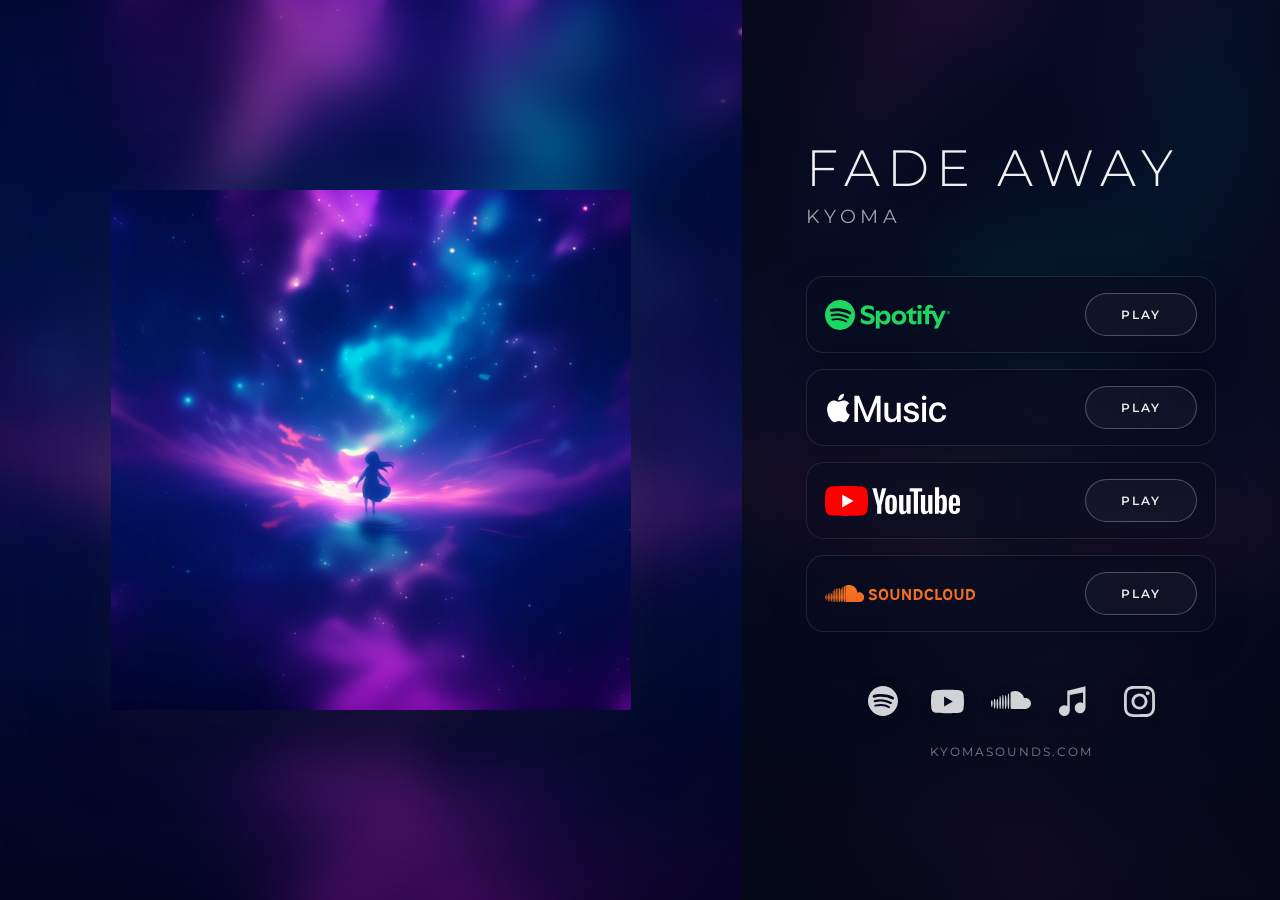
<file: fanlinks/fade-away.html>
<!DOCTYPE html>
<html lang="en">
<head>
    <meta charset="UTF-8" />
    <meta name="viewport" content="width=device-width, initial-scale=1.0" />
    
    <!-- Fonts -->
    <link rel="preconnect" href="https://fonts.googleapis.com">
    <link rel="preconnect" href="https://fonts.gstatic.com" crossorigin>
    <link href="https://fonts.googleapis.com/css2?family=Aboreto&family=Cinzel:wght@400..900&family=Inter:ital,opsz,wght@0,14..32,100..900;1,100..900&family=Montserrat:ital,wght@0,100..900;1,100..900&display=swap" rel="stylesheet">
    
    <!-- CSS -->
    <link rel="stylesheet" href="../styles/fanlinks.css" />
    
    <!-- Favicons -->
    <link rel="icon" href="../assets/icons/favicon.ico">
    <link rel="icon" type="image/png" sizes="32x32" href="../assets/icons/favicon-32.png">
    <link rel="icon" type="image/png" sizes="16x16" href="../assets/icons/favicon-16.png">
    <link rel="apple-touch-icon" sizes="180x180" href="../assets/icons/apple-touch-icon.png">
    
    <title>Kyoma - Fade Away</title>
</head>

<body
class="fanlink-body"
style="
--fanlink-background: url('../assets/background-images/fade-away-background.webp');
"
>
<main class="fanlink">
    
    <!-- =========================
    ARTWORK SECTION
    ========================== -->
    
    <section class="fanlink__artwork">
        <div class="artwork-card">
            <img
            src="../assets/artworks/fade-away-large.webp"
            alt="Kyoma - Fade Away artwork"
            class="artwork-card__image"
            />
        </div>
    </section>
    
    <!-- =========================
    LINKS SECTION
    ========================== -->
    
    <section class="fanlink__content" aria-label="Streaming links">
        
        <!-- Title -->
        <header class="track">
            <h1 class="track__title">Fade Away</h1>
            <p class="track__artist">Kyoma</p>
        </header>
        
        <!-- Platform Links -->
        <div class="platform-list">
            
            <a href="https://open.spotify.com/track/521HG4XR0Cq3YsDuFsK3W9?si=5ecc6f38054d4806" class="platform-link">
                <span class="platform-link__logo">
                    <img src="../assets/logos/Spotify_logo.svg" alt="Spotify">
                </span>
                <span class="platform-link__button">Play</span>
            </a>
            
            <a href="https://music.apple.com/be/album/fade-away-single/6786621245" class="platform-link">
                <span class="platform-link__logo">
                    <img src="../assets/logos/Apple_Music_logo.svg" alt="Apple Music">
                </span>
                <span class="platform-link__button">Play</span>
            </a>
            
            <a href="https://www.youtube.com/watch?v=08zbStVQxY0" class="platform-link">
                <span class="platform-link__logo">
                    <img src="../assets/logos/YouTube_white_logo_2017.svg" alt="YouTube">
                </span>
                <span class="platform-link__button">Play</span>
            </a>
            
            <a href="https://soundcloud.com/kyomasounds/fade-away" class="platform-link">
                <span class="platform-link__logo">
                    <img src="../assets/logos/Soundcloud_logo.svg" alt="SoundCloud">
                </span>
                <span class="platform-link__button">Play</span>
            </a>
            
        </div>
        
        <!-- Social Icons -->
        <div class="fanlink__social-links">
            <a href="https://open.spotify.com/artist/4o0RNVgB6vL98OQdazaY3g?si=lvSf1quMRXaGYrL1hKmFhA" aria-label="Spotify" target="_blank" rel="noopener noreferrer">
                <img src="../assets/icons/spotify.svg" alt="Spotify" class="spotify-icon">
            </a>
            
            <a href="https://www.youtube.com/@kyomasoundsmusic" aria-label="YouTube" target="_blank" rel="noopener noreferrer">
                <img src="../assets/icons/youtube.svg" alt="YouTube" class="youtube-icon">
            </a>
            
            <a href="https://soundcloud.com/kyomasounds" aria-label="SoundCloud" target="_blank" rel="noopener noreferrer">
                <img src="../assets/icons/soundcloud.svg" alt="SoundCloud" class="soundcloud-icon">
            </a>
            
            <a href="https://music.apple.com/be/artist/kyoma/1670567011?l" aria-label="Apple Music" target="_blank" rel="noopener noreferrer">
                <img src="../assets/icons/applemusic.svg" alt="Apple Music" class="appleMusicIcon">
            </a>
            
            <a href="https://www.instagram.com/kyomasounds" aria-label="Instagram" target="_blank" rel="noopener noreferrer">
                <img src="../assets/icons/instagram.svg" alt="Instagram" class="instagram-icon">
            </a>
        </div>
        
        <a href="../index.html" class="fanlink__site-link">kyomasounds.com</a>
    </section>
</main>
</body>
</html>
</file>
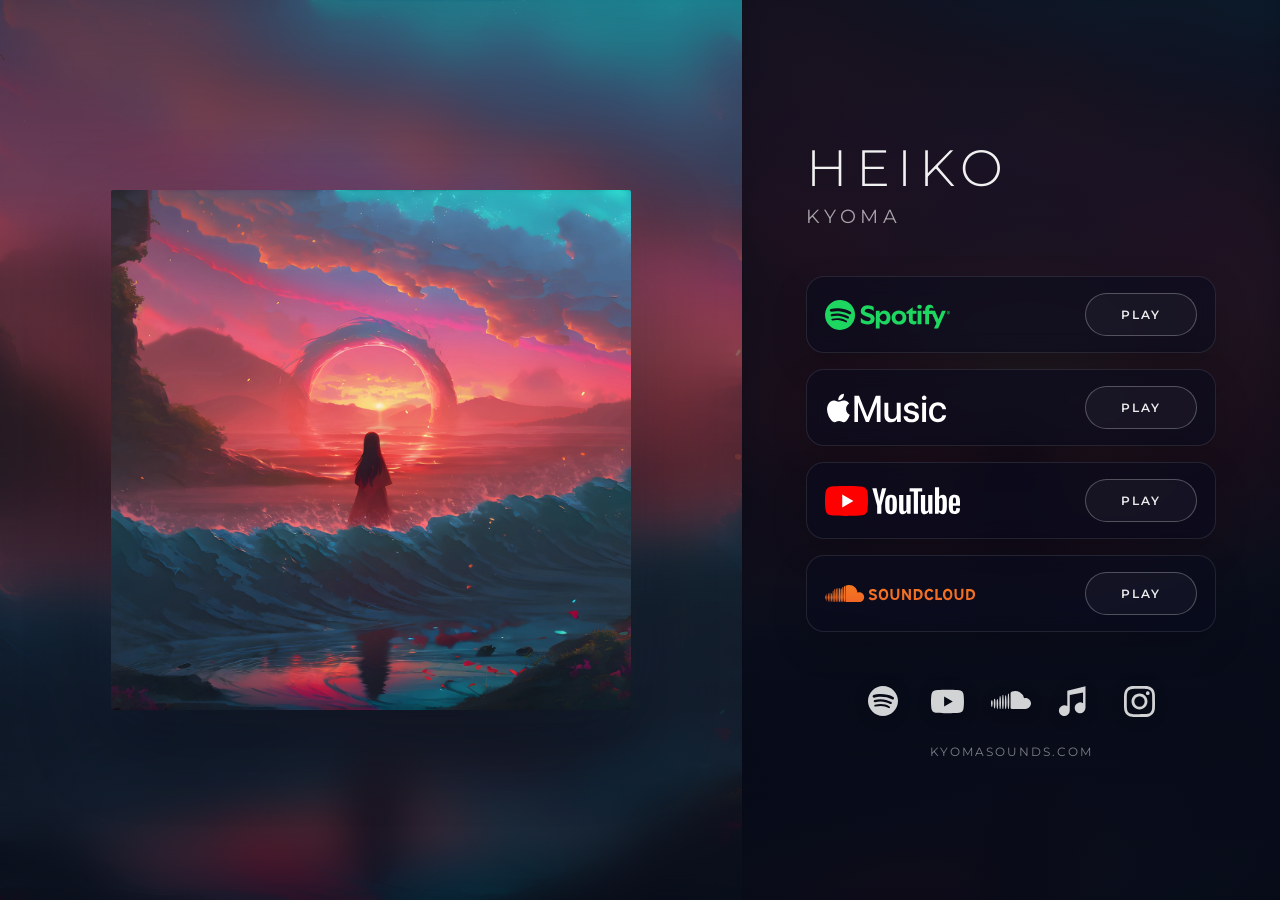
<file: fanlinks/heiko.html>
<!DOCTYPE html>
<html lang="en">
<head>
    <meta charset="UTF-8" />
    <meta name="viewport" content="width=device-width, initial-scale=1.0" />
    
    <!-- Fonts -->
    <link rel="preconnect" href="https://fonts.googleapis.com">
    <link rel="preconnect" href="https://fonts.gstatic.com" crossorigin>
    <link href="https://fonts.googleapis.com/css2?family=Aboreto&family=Cinzel:wght@400..900&family=Inter:ital,opsz,wght@0,14..32,100..900;1,100..900&family=Montserrat:ital,wght@0,100..900;1,100..900&display=swap" rel="stylesheet">
    
    <!-- CSS -->
    <link rel="stylesheet" href="../styles/fanlinks.css" />
    
    <!-- Favicons -->
    <link rel="icon" href="../assets/icons/favicon.ico">
    <link rel="icon" type="image/png" sizes="32x32" href="../assets/icons/favicon-32.png">
    <link rel="icon" type="image/png" sizes="16x16" href="../assets/icons/favicon-16.png">
    <link rel="apple-touch-icon" sizes="180x180" href="../assets/icons/apple-touch-icon.png">
    
    <title>Kyoma - Heiko</title>
</head>

<body
class="fanlink-body"
style="
--fanlink-background: url('../assets/background-images/heiko-background.webp');
"
>
<main class="fanlink">
    
    <!-- =========================
    ARTWORK SECTION
    ========================== -->
    
    <section class="fanlink__artwork">
        <div class="artwork-card">
            <img
            src="../assets/artworks/heiko-large.webp"
            alt="Kyoma - Fade Away artwork"
            class="artwork-card__image"
            />
        </div>
    </section>
    
    <!-- =========================
    LINKS SECTION
    ========================== -->
    
    <section class="fanlink__content" aria-label="Streaming links">
        
        <!-- Title -->
        <header class="track">
            <h1 class="track__title">Heiko</h1>
            <p class="track__artist">Kyoma</p>
        </header>
        
        <!-- Platform Links -->
        <div class="platform-list">
            
            <a href="https://open.spotify.com/track/0XuHb3CKKinP7Se00aTm8V?si=b0fde761e6634036" class="platform-link" target="_blank" rel="noopener noreferrer">
                <span class="platform-link__logo">
                    <img src="../assets/logos/Spotify_logo.svg" alt="Spotify">
                </span>
                <span class="platform-link__button">Play</span>
            </a>
            
            <a href="https://music.apple.com/be/album/heiko-single/1740428925" class="platform-link" target="_blank" rel="noopener noreferrer">
                <span class="platform-link__logo">
                    <img src="../assets/logos/Apple_Music_logo.svg" alt="Apple Music">
                </span>
                <span class="platform-link__button">Play</span>
            </a>
            
            <a href="https://www.youtube.com/watch?v=mHwuAuz47gE" class="platform-link" target="_blank" rel="noopener noreferrer">
                <span class="platform-link__logo">
                    <img src="../assets/logos/YouTube_white_logo_2017.svg" alt="YouTube">
                </span>
                <span class="platform-link__button">Play</span>
            </a>
            
            <a href="https://soundcloud.com/kyomasounds/kyoma-sora-heiko" class="platform-link" target="_blank" rel="noopener noreferrer">
                <span class="platform-link__logo">
                    <img src="../assets/logos/Soundcloud_logo.svg" alt="SoundCloud">
                </span>
                <span class="platform-link__button">Play</span>
            </a>
            
        </div>
        
        <!-- Social Icons -->
        <div class="fanlink__social-links">
            <a href="https://open.spotify.com/artist/4o0RNVgB6vL98OQdazaY3g?si=lvSf1quMRXaGYrL1hKmFhA" aria-label="Spotify" target="_blank" rel="noopener noreferrer">
                <img src="../assets/icons/spotify.svg" alt="Spotify" class="spotify-icon">
            </a>
            
            <a href="https://www.youtube.com/@kyomasoundsmusic" aria-label="YouTube" target="_blank" rel="noopener noreferrer">
                <img src="../assets/icons/youtube.svg" alt="YouTube" class="youtube-icon">
            </a>
            
            <a href="https://soundcloud.com/kyomasounds" aria-label="SoundCloud" target="_blank" rel="noopener noreferrer">
                <img src="../assets/icons/soundcloud.svg" alt="SoundCloud" class="soundcloud-icon">
            </a>
            
            <a href="https://music.apple.com/be/artist/kyoma/1670567011?l" aria-label="Apple Music" target="_blank" rel="noopener noreferrer">
                <img src="../assets/icons/applemusic.svg" alt="Apple Music" class="appleMusicIcon">
            </a>
            
            <a href="https://www.instagram.com/kyomasounds" aria-label="Instagram" target="_blank" rel="noopener noreferrer">
                <img src="../assets/icons/instagram.svg" alt="Instagram" class="instagram-icon">
            </a>
        </div>
        
        <a href="../index.html" class="fanlink__site-link">kyomasounds.com</a>
    </section>
</main>
</body>
</html>
</file>
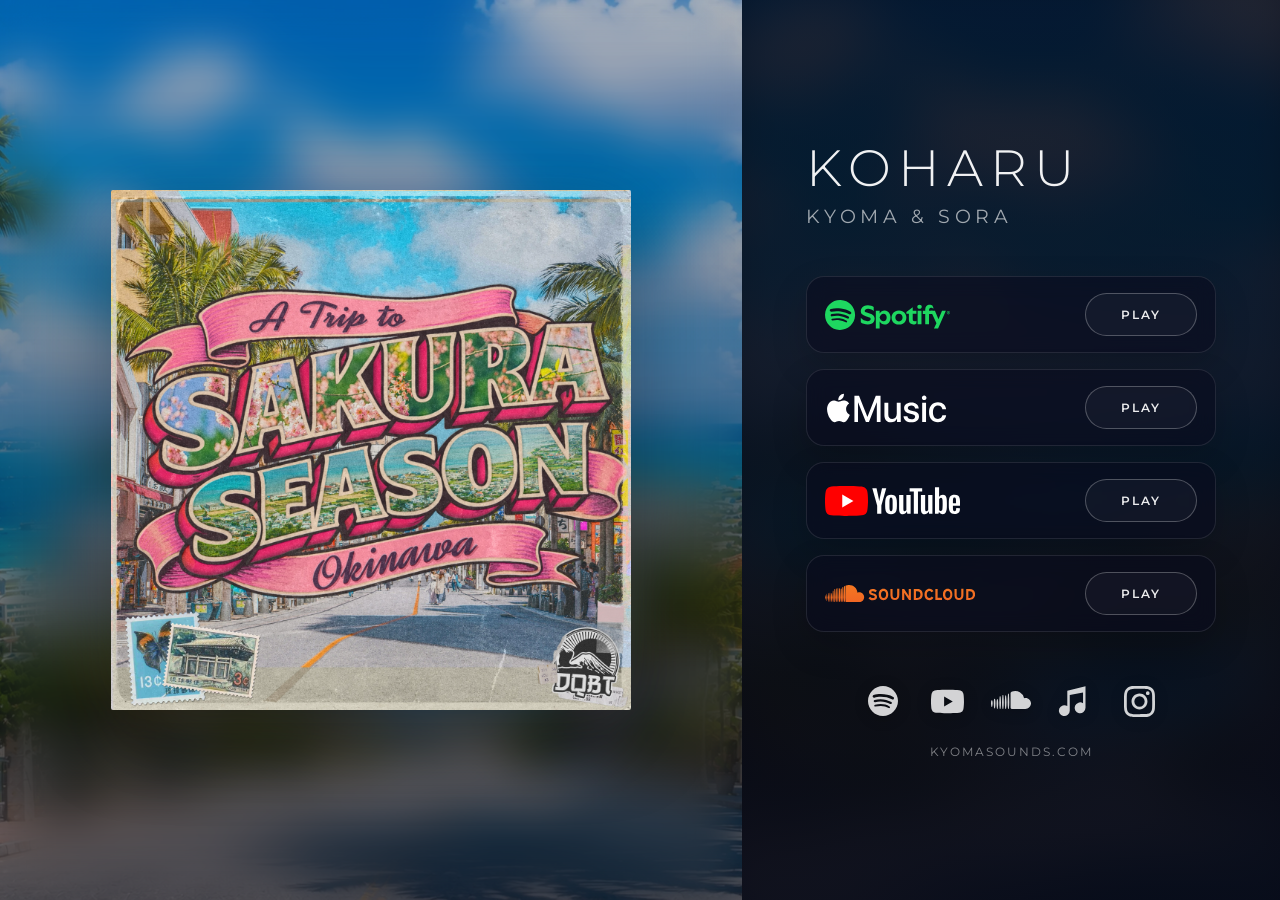
<file: fanlinks/koharu.html>
<!DOCTYPE html>
<html lang="en">
<head>
    <meta charset="UTF-8" />
    <meta name="viewport" content="width=device-width, initial-scale=1.0" />
    
    <!-- Fonts -->
    <link rel="preconnect" href="https://fonts.googleapis.com">
    <link rel="preconnect" href="https://fonts.gstatic.com" crossorigin>
    <link href="https://fonts.googleapis.com/css2?family=Aboreto&family=Cinzel:wght@400..900&family=Inter:ital,opsz,wght@0,14..32,100..900;1,100..900&family=Montserrat:ital,wght@0,100..900;1,100..900&display=swap" rel="stylesheet">
    
    <!-- CSS -->
    <link rel="stylesheet" href="../styles/fanlinks.css" />
    
    <!-- Favicons -->
    <link rel="icon" href="../assets/icons/favicon.ico">
    <link rel="icon" type="image/png" sizes="32x32" href="../assets/icons/favicon-32.png">
    <link rel="icon" type="image/png" sizes="16x16" href="../assets/icons/favicon-16.png">
    <link rel="apple-touch-icon" sizes="180x180" href="../assets/icons/apple-touch-icon.png">
    
    <title>Kyoma & Sora - Koharu</title>
</head>

<body
class="fanlink-body"
style="
--fanlink-background: url('../assets/background-images/koharu-background.webp');
"
>
<main class="fanlink">
    
    <!-- =========================
    ARTWORK SECTION
    ========================== -->
    
    <section class="fanlink__artwork">
        <div class="artwork-card">
            <img
            src="../assets/artworks/koharu-large.webp"
            alt="Kyoma & Sora - Koharu artwork"
            class="artwork-card__image"
            />
        </div>
    </section>
    
    <!-- =========================
    LINKS SECTION
    ========================== -->
    
    <section class="fanlink__content" aria-label="Streaming links">
        
        <!-- Title -->
        <header class="track">
            <h1 class="track__title">Koharu</h1>
            <p class="track__artist">Kyoma & Sora</p>
        </header>
        
        <!-- Platform Links -->
        <div class="platform-list">
            
            <a href="https://open.spotify.com/track/6dZ67iIv6pTrSnaJ9PM8tV?si=b3a16d5dfbb747fd" class="platform-link" target="_blank" rel="noopener noreferrer">
                <span class="platform-link__logo">
                    <img src="../assets/logos/Spotify_logo.svg" alt="Spotify">
                </span>
                <span class="platform-link__button">Play</span>
            </a>
            
            <a href="https://music.apple.com/be/album/koharu/6766365826?i=6766365834" class="platform-link" target="_blank" rel="noopener noreferrer">
                <span class="platform-link__logo">
                    <img src="../assets/logos/Apple_Music_logo.svg" alt="Apple Music">
                </span>
                <span class="platform-link__button">Play</span>
            </a>
            
            <a href="https://www.youtube.com/watch?v=YLyR4m5qvF4&list=RDYLyR4m5qvF4&start_radio=1" class="platform-link" target="_blank" rel="noopener noreferrer">
                <span class="platform-link__logo">
                    <img src="../assets/logos/YouTube_white_logo_2017.svg" alt="YouTube">
                </span>
                <span class="platform-link__button">Play</span>
            </a>
            
            <a href="https://soundcloud.com/kyomasounds/koharu" class="platform-link" target="_blank" rel="noopener noreferrer">
                <span class="platform-link__logo">
                    <img src="../assets/logos/Soundcloud_logo.svg" alt="SoundCloud">
                </span>
                <span class="platform-link__button">Play</span>
            </a>
            
        </div>
        
        <!-- Social Icons -->
        <div class="fanlink__social-links">
            <a href="https://open.spotify.com/artist/4o0RNVgB6vL98OQdazaY3g?si=lvSf1quMRXaGYrL1hKmFhA" aria-label="Spotify" target="_blank" rel="noopener noreferrer">
                <img src="../assets/icons/spotify.svg" alt="Spotify" class="spotify-icon">
            </a>
            
            <a href="https://www.youtube.com/@kyomasoundsmusic" aria-label="YouTube" target="_blank" rel="noopener noreferrer">
                <img src="../assets/icons/youtube.svg" alt="YouTube" class="youtube-icon">
            </a>
            
            <a href="https://soundcloud.com/kyomasounds" aria-label="SoundCloud" target="_blank" rel="noopener noreferrer">
                <img src="../assets/icons/soundcloud.svg" alt="SoundCloud" class="soundcloud-icon">
            </a>
            
            <a href="https://music.apple.com/be/artist/kyoma/1670567011?l" aria-label="Apple Music" target="_blank" rel="noopener noreferrer">
                <img src="../assets/icons/applemusic.svg" alt="Apple Music" class="appleMusicIcon">
            </a>
            
            <a href="https://www.instagram.com/kyomasounds" aria-label="Instagram" target="_blank" rel="noopener noreferrer">
                <img src="../assets/icons/instagram.svg" alt="Instagram" class="instagram-icon">
            </a>
        </div>
        
        <a href="../index.html" class="fanlink__site-link">kyomasounds.com</a>
    </section>
</main>
</body>
</html>
</file>
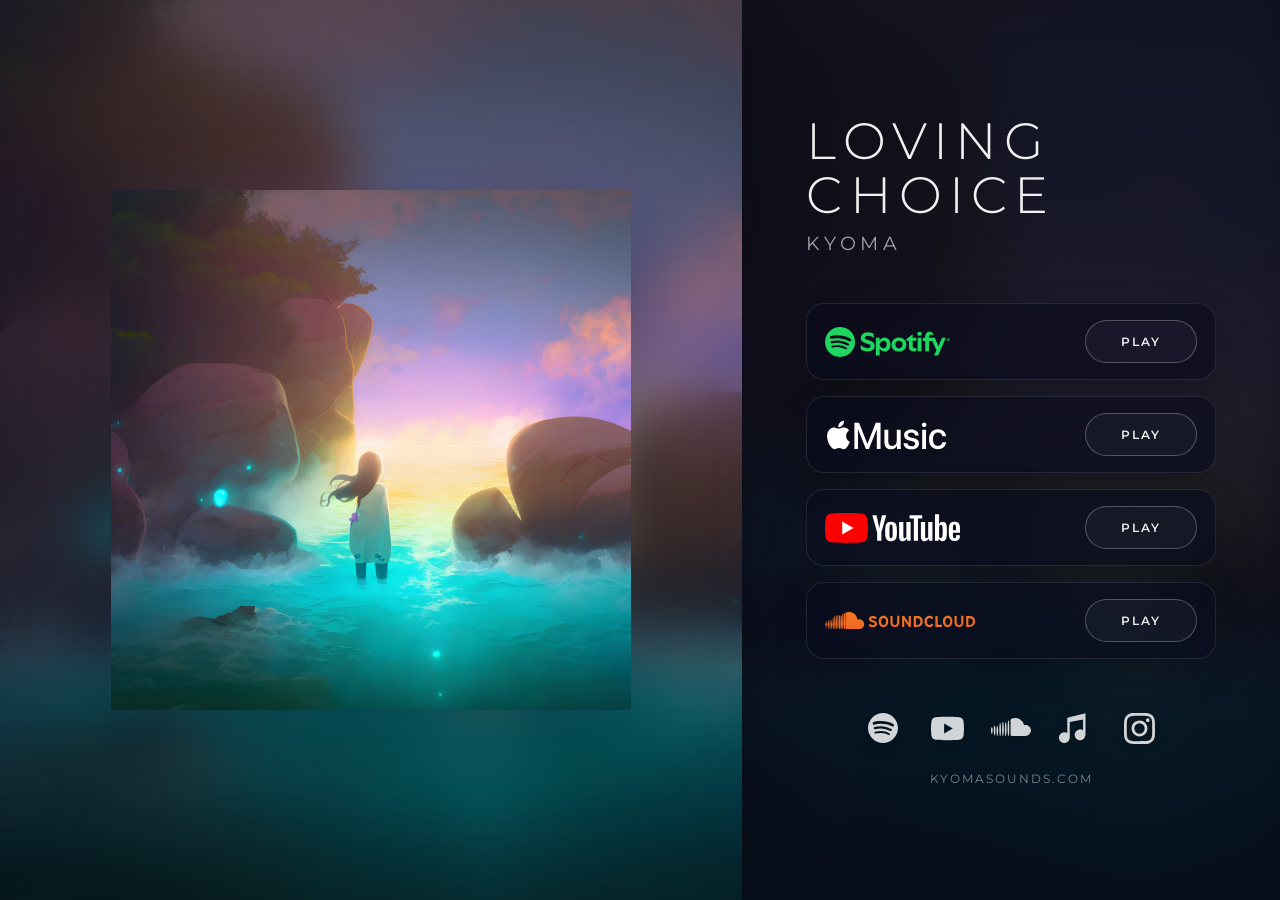
<file: fanlinks/loving-choice.html>
<!DOCTYPE html>
<html lang="en">
<head>
    <meta charset="UTF-8" />
    <meta name="viewport" content="width=device-width, initial-scale=1.0" />
    
    <!-- Fonts -->
    <link rel="preconnect" href="https://fonts.googleapis.com">
    <link rel="preconnect" href="https://fonts.gstatic.com" crossorigin>
    <link href="https://fonts.googleapis.com/css2?family=Aboreto&family=Cinzel:wght@400..900&family=Inter:ital,opsz,wght@0,14..32,100..900;1,100..900&family=Montserrat:ital,wght@0,100..900;1,100..900&display=swap" rel="stylesheet">
    
    <!-- CSS -->
    <link rel="stylesheet" href="../styles/fanlinks.css" />
    
    <!-- Favicons -->
    <link rel="icon" href="../assets/icons/favicon.ico">
    <link rel="icon" type="image/png" sizes="32x32" href="../assets/icons/favicon-32.png">
    <link rel="icon" type="image/png" sizes="16x16" href="../assets/icons/favicon-16.png">
    <link rel="apple-touch-icon" sizes="180x180" href="../assets/icons/apple-touch-icon.png">
    
    <title>Kyoma - Loving Choice</title>
</head>

<body
class="fanlink-body"
style="
--fanlink-background: url('/assets/background-images/loving-choice-background.webp');
"
>
<main class="fanlink">
    
    <!-- =========================
    ARTWORK SECTION
    ========================== -->
    
    <section class="fanlink__artwork">
        <div class="artwork-card">
            <img
            src="../assets/artworks/loving-choice-large.webp"
            alt="Kyoma - Fade Away artwork"
            class="artwork-card__image"
            />
        </div>
    </section>
    
    <!-- =========================
    LINKS SECTION
    ========================== -->
    
    <section class="fanlink__content" aria-label="Streaming links">
        
        <!-- Title -->
        <header class="track">
            <h1 class="track__title">Loving Choice</h1>
            <p class="track__artist">Kyoma</p>
        </header>
        
        <!-- Platform Links -->
        <div class="platform-list">
            
            <a href="https://open.spotify.com/track/06uCV4IwxJFsa9u15lUzto?si=2e42d7b873d647e7" class="platform-link" target="_blank" rel="noopener noreferrer">
                <span class="platform-link__logo">
                    <img src="../assets/logos/Spotify_logo.svg" alt="Spotify">
                </span>
                <span class="platform-link__button">Play</span>
            </a>
            
            <a href="https://music.apple.com/be/album/loving-choice-single/1670787207" class="platform-link" target="_blank" rel="noopener noreferrer">
                <span class="platform-link__logo">
                    <img src="../assets/logos/Apple_Music_logo.svg" alt="Apple Music">
                </span>
                <span class="platform-link__button">Play</span>
            </a>
            
            <a href="https://www.youtube.com/watch?v=28874YbeH0s" class="platform-link" target="_blank" rel="noopener noreferrer">
                <span class="platform-link__logo">
                    <img src="../assets/logos/YouTube_white_logo_2017.svg" alt="YouTube">
                </span>
                <span class="platform-link__button">Play</span>
            </a>
            
            <a href="https://soundcloud.com/kyomasounds/kyoma-loving-choice" class="platform-link" target="_blank" rel="noopener noreferrer">
                <span class="platform-link__logo">
                    <img src="../assets/logos/Soundcloud_logo.svg" alt="SoundCloud">
                </span>
                <span class="platform-link__button">Play</span>
            </a>
            
        </div>
        
        <!-- Social Icons -->
        <div class="fanlink__social-links">
            <a href="https://open.spotify.com/artist/4o0RNVgB6vL98OQdazaY3g?si=lvSf1quMRXaGYrL1hKmFhA" aria-label="Spotify" target="_blank" rel="noopener noreferrer">
                <img src="../assets/icons/spotify.svg" alt="Spotify" class="spotify-icon">
            </a>
            
            <a href="https://www.youtube.com/@kyomasoundsmusic" aria-label="YouTube" target="_blank" rel="noopener noreferrer">
                <img src="../assets/icons/youtube.svg" alt="YouTube" class="youtube-icon">
            </a>
            
            <a href="https://soundcloud.com/kyomasounds" aria-label="SoundCloud" target="_blank" rel="noopener noreferrer">
                <img src="../assets/icons/soundcloud.svg" alt="SoundCloud" class="soundcloud-icon">
            </a>
            
            <a href="https://music.apple.com/be/artist/kyoma/1670567011?l" aria-label="Apple Music" target="_blank" rel="noopener noreferrer">
                <img src="../assets/icons/applemusic.svg" alt="Apple Music" class="appleMusicIcon">
            </a>
            
            <a href="https://www.instagram.com/kyomasounds" aria-label="Instagram" target="_blank" rel="noopener noreferrer">
                <img src="../assets/icons/instagram.svg" alt="Instagram" class="instagram-icon">
            </a>
        </div>
        
        <a href="../index.html" class="fanlink__site-link">kyomasounds.com</a>
    </section>
</main>
</body>
</html>
</file>
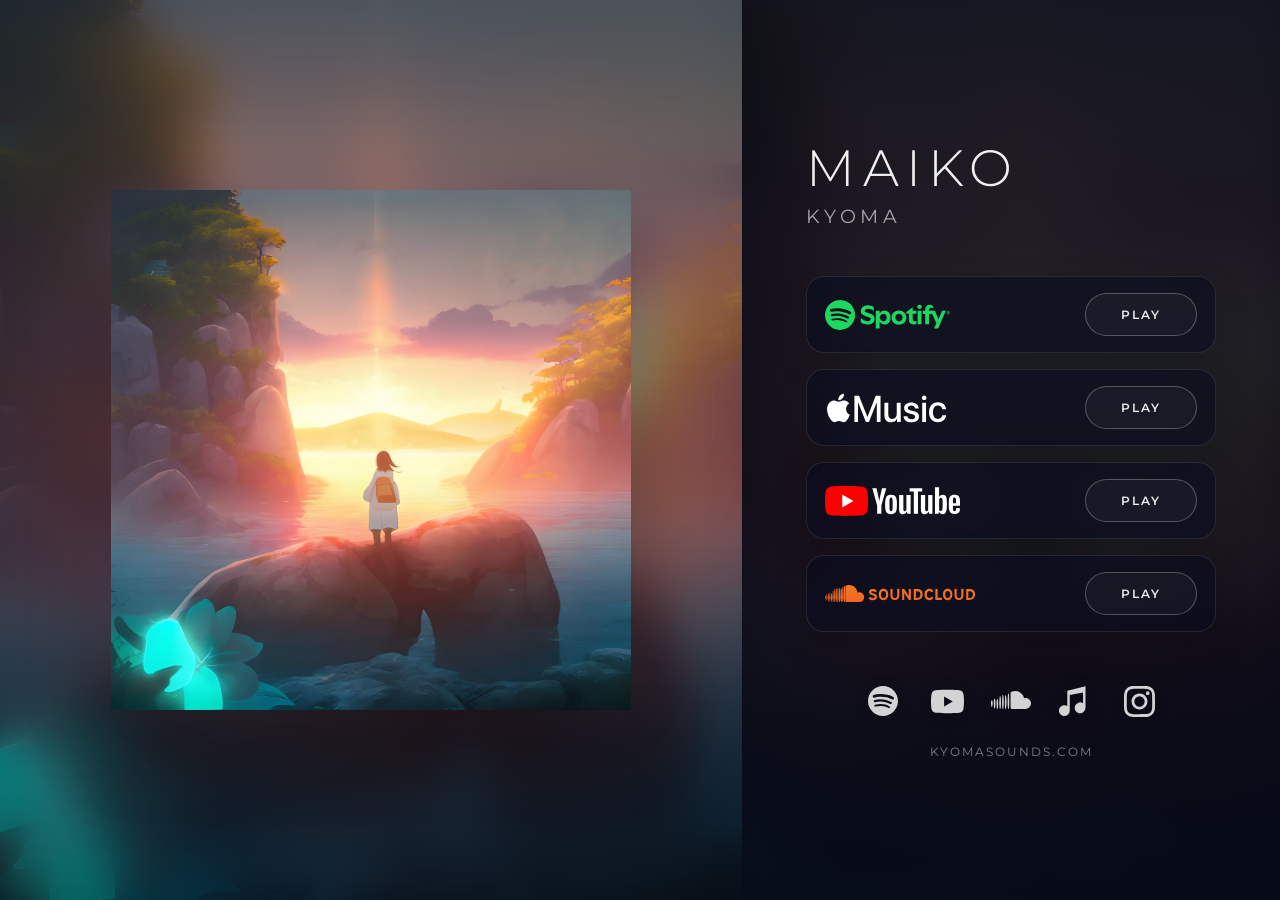
<file: fanlinks/maiko.html>
<!DOCTYPE html>
<html lang="en">
<head>
    <meta charset="UTF-8" />
    <meta name="viewport" content="width=device-width, initial-scale=1.0" />
    
    <!-- Fonts -->
    <link rel="preconnect" href="https://fonts.googleapis.com">
    <link rel="preconnect" href="https://fonts.gstatic.com" crossorigin>
    <link href="https://fonts.googleapis.com/css2?family=Aboreto&family=Cinzel:wght@400..900&family=Inter:ital,opsz,wght@0,14..32,100..900;1,100..900&family=Montserrat:ital,wght@0,100..900;1,100..900&display=swap" rel="stylesheet">
    
    <!-- CSS -->
    <link rel="stylesheet" href="../styles/fanlinks.css" />
    
    <!-- Favicons -->
    <link rel="icon" href="../assets/icons/favicon.ico">
    <link rel="icon" type="image/png" sizes="32x32" href="../assets/icons/favicon-32.png">
    <link rel="icon" type="image/png" sizes="16x16" href="../assets/icons/favicon-16.png">
    <link rel="apple-touch-icon" sizes="180x180" href="../assets/icons/apple-touch-icon.png">
    
    <title>Kyoma - Maiko</title>
</head>

<body
class="fanlink-body"
style="
--fanlink-background: url('/assets/background-images/maiko-background.webp');
"
>
<main class="fanlink">
    
    <!-- =========================
    ARTWORK SECTION
    ========================== -->
    
    <section class="fanlink__artwork">
        <div class="artwork-card">
            <img
            src="../assets/artworks/maiko-large.webp"
            alt="Kyoma - Fade Away artwork"
            class="artwork-card__image"
            />
        </div>
    </section>
    
    <!-- =========================
    LINKS SECTION
    ========================== -->
    
    <section class="fanlink__content" aria-label="Streaming links">
        
        <!-- Title -->
        <header class="track">
            <h1 class="track__title">Maiko</h1>
            <p class="track__artist">Kyoma</p>
        </header>
        
        <!-- Platform Links -->
        <div class="platform-list">
            
            <a href="https://open.spotify.com/track/1e05hNHNGvsFc5tggAiAWD?si=e8dc0f0eee1142cf" class="platform-link" target="_blank" rel="noopener noreferrer">
                <span class="platform-link__logo">
                    <img src="../assets/logos/Spotify_logo.svg" alt="Spotify">
                </span>
                <span class="platform-link__button">Play</span>
            </a>
            
            <a href="https://music.apple.com/be/album/maiko-single/1768131413" class="platform-link" target="_blank" rel="noopener noreferrer">
                <span class="platform-link__logo">
                    <img src="../assets/logos/Apple_Music_logo.svg" alt="Apple Music">
                </span>
                <span class="platform-link__button">Play</span>
            </a>
            
            <a href="https://www.youtube.com/watch?v=VLRWeZKKy-E" class="platform-link" target="_blank" rel="noopener noreferrer">
                <span class="platform-link__logo">
                    <img src="../assets/logos/YouTube_white_logo_2017.svg" alt="YouTube">
                </span>
                <span class="platform-link__button">Play</span>
            </a>
            
            <a href="https://soundcloud.com/kyomasounds/kyoma-maiko" class="platform-link" target="_blank" rel="noopener noreferrer">
                <span class="platform-link__logo">
                    <img src="../assets/logos/Soundcloud_logo.svg" alt="SoundCloud">
                </span>
                <span class="platform-link__button">Play</span>
            </a>
            
        </div>
        
        <!-- Social Icons -->
        <div class="fanlink__social-links">
            <a href="https://open.spotify.com/artist/4o0RNVgB6vL98OQdazaY3g?si=lvSf1quMRXaGYrL1hKmFhA" aria-label="Spotify" target="_blank" rel="noopener noreferrer">
                <img src="../assets/icons/spotify.svg" alt="Spotify" class="spotify-icon">
            </a>
            
            <a href="https://www.youtube.com/@kyomasoundsmusic" aria-label="YouTube" target="_blank" rel="noopener noreferrer">
                <img src="../assets/icons/youtube.svg" alt="YouTube" class="youtube-icon">
            </a>
            
            <a href="https://soundcloud.com/kyomasounds" aria-label="SoundCloud" target="_blank" rel="noopener noreferrer">
                <img src="../assets/icons/soundcloud.svg" alt="SoundCloud" class="soundcloud-icon">
            </a>
            
            <a href="https://music.apple.com/be/artist/kyoma/1670567011?l" aria-label="Apple Music" target="_blank" rel="noopener noreferrer">
                <img src="../assets/icons/applemusic.svg" alt="Apple Music" class="appleMusicIcon">
            </a>
            
            <a href="https://www.instagram.com/kyomasounds" aria-label="Instagram" target="_blank" rel="noopener noreferrer">
                <img src="../assets/icons/instagram.svg" alt="Instagram" class="instagram-icon">
            </a>
        </div>
        
        <a href="../index.html" class="fanlink__site-link">kyomasounds.com</a>
    </section>
</main>
</body>
</html>
</file>
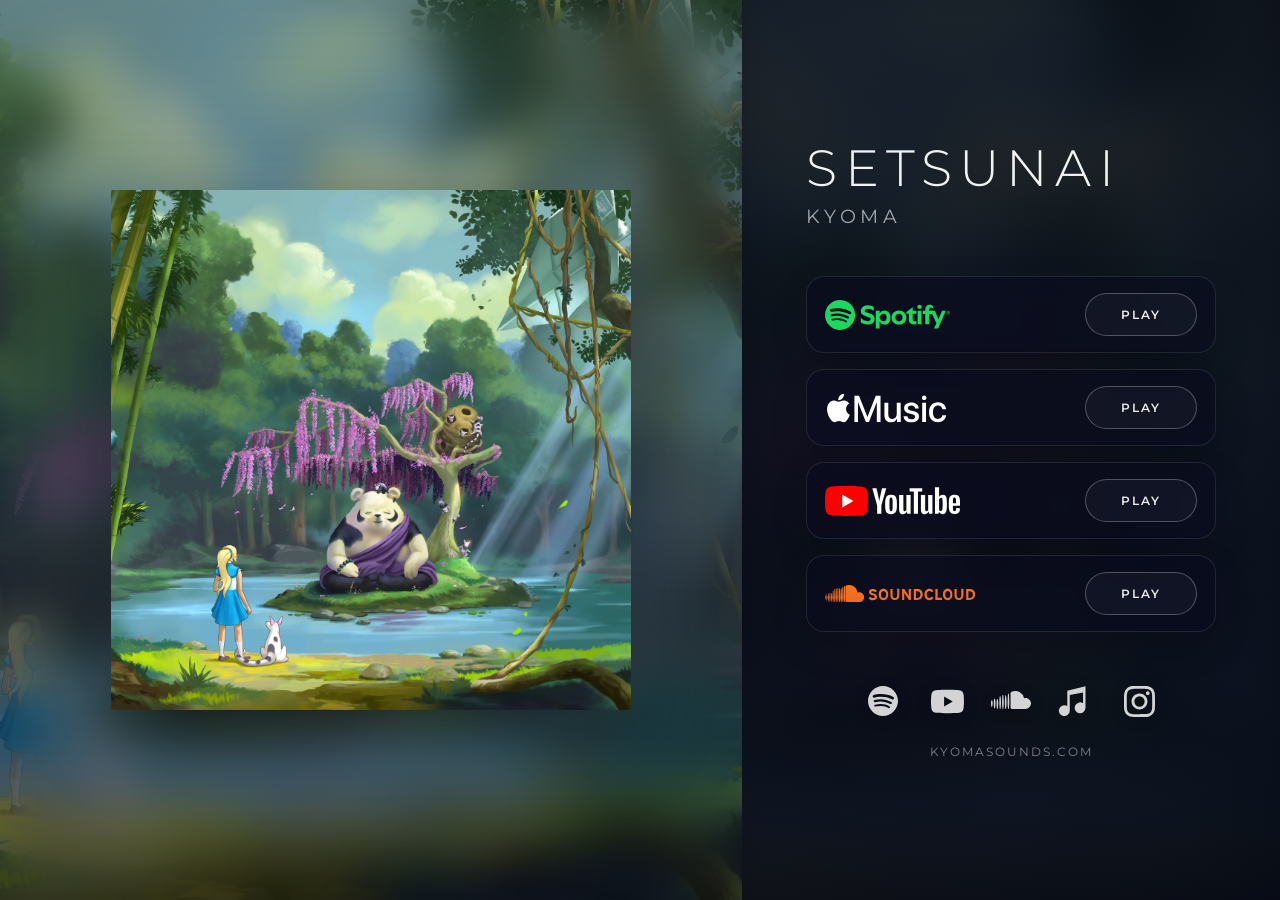
<file: fanlinks/setsunai.html>
<!DOCTYPE html>
<html lang="en">
<head>
    <meta charset="UTF-8" />
    <meta name="viewport" content="width=device-width, initial-scale=1.0" />
    
    <!-- Fonts -->
    <link rel="preconnect" href="https://fonts.googleapis.com">
    <link rel="preconnect" href="https://fonts.gstatic.com" crossorigin>
    <link href="https://fonts.googleapis.com/css2?family=Aboreto&family=Cinzel:wght@400..900&family=Inter:ital,opsz,wght@0,14..32,100..900;1,100..900&family=Montserrat:ital,wght@0,100..900;1,100..900&display=swap" rel="stylesheet">
    
    <!-- CSS -->
    <link rel="stylesheet" href="../styles/fanlinks.css" />
    
    <!-- Favicons -->
    <link rel="icon" href="../assets/icons/favicon.ico">
    <link rel="icon" type="image/png" sizes="32x32" href="../assets/icons/favicon-32.png">
    <link rel="icon" type="image/png" sizes="16x16" href="../assets/icons/favicon-16.png">
    <link rel="apple-touch-icon" sizes="180x180" href="../assets/icons/apple-touch-icon.png">
    
    <title>Kyoma - Setsunai</title>
</head>

<body
class="fanlink-body"
style="
--fanlink-background: url('../assets/background-images/setsunai-background.webp');
"
>
<main class="fanlink">
    
    <!-- =========================
    ARTWORK SECTION
    ========================== -->
    
    <section class="fanlink__artwork">
        <div class="artwork-card">
            <img
            src="../assets/artworks/setsunai-large.webp"
            alt="Kyoma - Fade Away artwork"
            class="artwork-card__image"
            />
        </div>
    </section>
    
    <!-- =========================
    LINKS SECTION
    ========================== -->
    
    <section class="fanlink__content" aria-label="Streaming links">
        
        <!-- Title -->
        <header class="track">
            <h1 class="track__title">Setsunai</h1>
            <p class="track__artist">Kyoma</p>
        </header>
        
        <!-- Platform Links -->
        <div class="platform-list">
            
            <a href="https://open.spotify.com/track/6L6dDmuC8ifBWrNpw6V2uW?si=c812c3c309b94d61" class="platform-link" target="_blank" rel="noopener noreferrer">
                <span class="platform-link__logo">
                    <img src="../assets/logos/Spotify_logo.svg" alt="Spotify">
                </span>
                <span class="platform-link__button">Play</span>
            </a>
            
            <a href="https://music.apple.com/be/album/setsunai-single/1707761533" class="platform-link" target="_blank" rel="noopener noreferrer">
                <span class="platform-link__logo">
                    <img src="../assets/logos/Apple_Music_logo.svg" alt="Apple Music">
                </span>
                <span class="platform-link__button">Play</span>
            </a>
            
            <a href="https://www.youtube.com/watch?v=e_SFjx56ZYk" class="platform-link" target="_blank" rel="noopener noreferrer">
                <span class="platform-link__logo">
                    <img src="../assets/logos/YouTube_white_logo_2017.svg" alt="YouTube">
                </span>
                <span class="platform-link__button">Play</span>
            </a>
            
            <a href="https://soundcloud.com/kyomasounds/setsunai" class="platform-link" target="_blank" rel="noopener noreferrer">
                <span class="platform-link__logo">
                    <img src="../assets/logos/Soundcloud_logo.svg" alt="SoundCloud">
                </span>
                <span class="platform-link__button">Play</span>
            </a>
        </div>
        
        <!-- Social Icons -->
        <div class="fanlink__social-links">
            <a href="https://open.spotify.com/artist/4o0RNVgB6vL98OQdazaY3g?si=lvSf1quMRXaGYrL1hKmFhA" aria-label="Spotify" target="_blank" rel="noopener noreferrer">
                <img src="../assets/icons/spotify.svg" alt="Spotify" class="spotify-icon">
            </a>
            
            <a href="https://www.youtube.com/@kyomasoundsmusic" aria-label="YouTube" target="_blank" rel="noopener noreferrer">
                <img src="../assets/icons/youtube.svg" alt="YouTube" class="youtube-icon">
            </a>
            
            <a href="https://soundcloud.com/kyomasounds" aria-label="SoundCloud" target="_blank" rel="noopener noreferrer">
                <img src="../assets/icons/soundcloud.svg" alt="SoundCloud" class="soundcloud-icon">
            </a>
            
            <a href="https://music.apple.com/be/artist/kyoma/1670567011?l" aria-label="Apple Music" target="_blank" rel="noopener noreferrer">
                <img src="../assets/icons/applemusic.svg" alt="Apple Music" class="appleMusicIcon">
            </a>
            
            <a href="https://www.instagram.com/kyomasounds" aria-label="Instagram" target="_blank" rel="noopener noreferrer">
                <img src="../assets/icons/instagram.svg" alt="Instagram" class="instagram-icon">
            </a>
        </div>
        
        <a href="../index.html" class="fanlink__site-link">kyomasounds.com</a>
    </section>
</main>
</body>
</html>
</file>
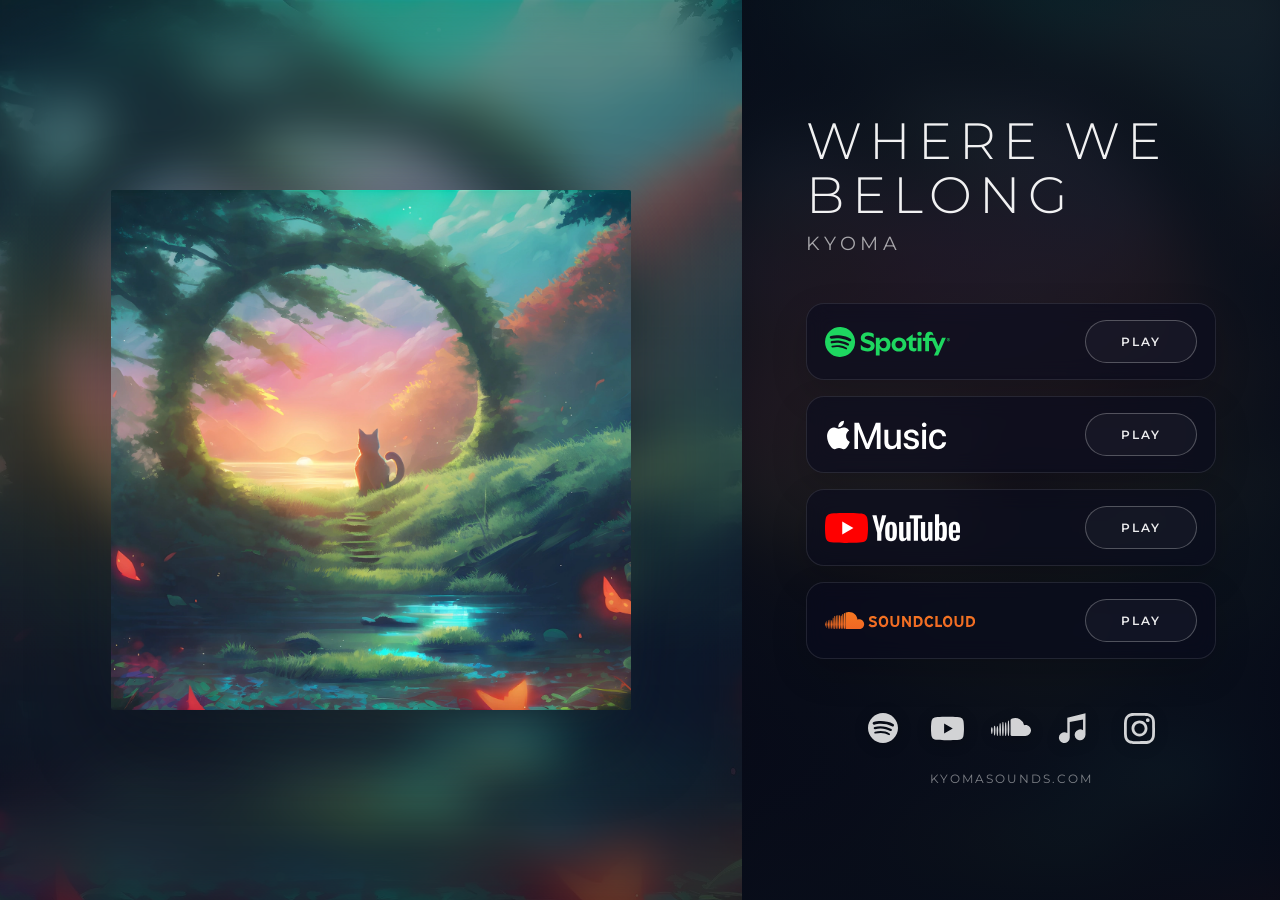
<file: fanlinks/where-we-belong.html>
<!DOCTYPE html>
<html lang="en">
<head>
    <meta charset="UTF-8" />
    <meta name="viewport" content="width=device-width, initial-scale=1.0" />
    
    <!-- Fonts -->
    <link rel="preconnect" href="https://fonts.googleapis.com">
    <link rel="preconnect" href="https://fonts.gstatic.com" crossorigin>
    <link href="https://fonts.googleapis.com/css2?family=Aboreto&family=Cinzel:wght@400..900&family=Inter:ital,opsz,wght@0,14..32,100..900;1,100..900&family=Montserrat:ital,wght@0,100..900;1,100..900&display=swap" rel="stylesheet">
    
    <!-- CSS -->
    <link rel="stylesheet" href="../styles/fanlinks.css" />
    
    <!-- Favicons -->
    <link rel="icon" href="../assets/icons/favicon.ico">
    <link rel="icon" type="image/png" sizes="32x32" href="../assets/icons/favicon-32.png">
    <link rel="icon" type="image/png" sizes="16x16" href="../assets/icons/favicon-16.png">
    <link rel="apple-touch-icon" sizes="180x180" href="../assets/icons/apple-touch-icon.png">
    
    <title>Kyoma - Where We Belong</title>
</head>

<body
class="fanlink-body"
style="
--fanlink-background: url('../assets/background-images/where-we-belong-background.webp');
"
>
<main class="fanlink">
    
    <!-- =========================
    ARTWORK SECTION
    ========================== -->
    
    <section class="fanlink__artwork">
        <div class="artwork-card">
            <img
            src="../assets/artworks/where-we-belong-large.webp"
            alt="Kyoma - Fade Away artwork"
            class="artwork-card__image"
            />
        </div>
    </section>
    
    <!-- =========================
    LINKS SECTION
    ========================== -->
    
    <section class="fanlink__content" aria-label="Streaming links">
        
        <!-- Title -->
        <header class="track">
            <h1 class="track__title">Where We Belong</h1>
            <p class="track__artist">Kyoma</p>
        </header>
        
        <!-- Platform Links -->
        <div class="platform-list">
            
            <a href="https://open.spotify.com/track/6PppdyNB5lcbYV8rufTD9I?si=f0d370a7dc22461b" class="platform-link" target="_blank" rel="noopener noreferrer">
                <span class="platform-link__logo">
                    <img src="../assets/logos/Spotify_logo.svg" alt="Spotify">
                </span>
                <span class="platform-link__button">Play</span>
            </a>
            
            <a href="https://music.apple.com/be/album/where-we-belong-single/1781870910" class="platform-link" target="_blank" rel="noopener noreferrer">
                <span class="platform-link__logo">
                    <img src="../assets/logos/Apple_Music_logo.svg" alt="Apple Music">
                </span>
                <span class="platform-link__button">Play</span>
            </a>
            
            <a href="https://www.youtube.com/watch?v=JJUXTh2Qw_E" class="platform-link" target="_blank" rel="noopener noreferrer">
                <span class="platform-link__logo">
                    <img src="../assets/logos/YouTube_white_logo_2017.svg" alt="YouTube">
                </span>
                <span class="platform-link__button">Play</span>
            </a>
            
            <a href="https://soundcloud.com/kyomasounds/kyoma-where-we-belong" class="platform-link" target="_blank" rel="noopener noreferrer">
                <span class="platform-link__logo">
                    <img src="../assets/logos/Soundcloud_logo.svg" alt="SoundCloud">
                </span>
                <span class="platform-link__button">Play</span>
            </a>
        </div>
        
        <!-- Social Icons -->
        <div class="fanlink__social-links">
            <a href="https://open.spotify.com/artist/4o0RNVgB6vL98OQdazaY3g?si=lvSf1quMRXaGYrL1hKmFhA" aria-label="Spotify" target="_blank" rel="noopener noreferrer">
                <img src="../assets/icons/spotify.svg" alt="Spotify" class="spotify-icon">
            </a>
            
            <a href="https://www.youtube.com/@kyomasoundsmusic" aria-label="YouTube" target="_blank" rel="noopener noreferrer">
                <img src="../assets/icons/youtube.svg" alt="YouTube" class="youtube-icon">
            </a>
            
            <a href="https://soundcloud.com/kyomasounds" aria-label="SoundCloud" target="_blank" rel="noopener noreferrer">
                <img src="../assets/icons/soundcloud.svg" alt="SoundCloud" class="soundcloud-icon">
            </a>
            
            <a href="https://music.apple.com/be/artist/kyoma/1670567011?l" aria-label="Apple Music" target="_blank" rel="noopener noreferrer">
                <img src="../assets/icons/applemusic.svg" alt="Apple Music" class="appleMusicIcon">
            </a>
            
            <a href="https://www.instagram.com/kyomasounds" aria-label="Instagram" target="_blank" rel="noopener noreferrer">
                <img src="../assets/icons/instagram.svg" alt="Instagram" class="instagram-icon">
            </a>
        </div>
        
        <a href="../index.html" class="fanlink__site-link">kyomasounds.com</a>
    </section>
</main>
</body>
</html>
</file>
<file: styles/style.css>
/* =========================
RESET / BASE
========================= */

*, *::before, *::after {
    box-sizing: border-box;
}

html {
    font-size: 100%;
    -webkit-text-size-adjust: 100%;
}

body {
    margin: 0;
    min-height: 100vh;
    line-height: 1.5;
    font-family: "Montserrat", sans-serif;
}

img, picture, video, canvas, svg {
    display: block;
    max-width: 100%;
}

input, button, textarea, select {
    font: inherit;
}

p, h1, h2, h3, h4, h5, h6 {
    margin: 0;
    overflow-wrap: break-word;
}

a {
    color: inherit;
    text-decoration: none;
}

ul, ol {
    margin: 0;
    padding: 0;
    list-style: none;
}


/* =========================
GLOBAL LAYOUT
========================= */

.container {
    width: min(100% - 40px, 1500px);
    margin-inline: auto;
}


/* =========================
SHARED INTERNAL PAGES BACKGROUND
Music / Playlists / About / Contact
========================= */

.music-body,
.about-body,
.contact-body {
    min-height: 100vh;
    color: white;
    position: relative;
    background: #050814;
}

.music-body::before,
.about-body::before,
.contact-body::before {
    content: "";
    position: fixed;
    inset: 0;
    
    background-image: url(../assets/background-images/main-background.webp);
    background-size: cover;
    background-position: center;
    background-repeat: no-repeat;
    
    filter: blur(16px);
    transform: scale(1.08);
    opacity: 0.85;
    
    z-index: -2;
}

.music-body::after,
.about-body::after,
.contact-body::after {
    content: "";
    position: fixed;
    inset: 0;
    
    background:
        radial-gradient(
            circle at 50% 18%,
            rgba(120, 180, 210, 0.16),
            transparent 34%
        ),
        linear-gradient(
            to bottom,
            rgba(5, 8, 20, 0.86),
            rgba(8, 10, 24, 0.80)
        );
    
    z-index: -1;
}


/* =========================
HOME PAGE
Header hero, Inner Peace...
========================= */

.header {
    min-height: 100vh;

    display: flex;
    flex-direction: column;
    align-items: center;

    position: relative;
    overflow: hidden;

    background-color: #050814;
}

.headerVideo {
    position: absolute;
    inset: 0;

    width: 100%;
    height: 100%;

    object-fit: cover;
    object-position: center 100%;

    z-index: 0;
    pointer-events: none;
}

.header::before {
    content: "";
    position: absolute;
    inset: 0;

    z-index: 1;
    pointer-events: none;
    
    background:
    radial-gradient(
        circle at center 45%,
        rgba(0, 0, 0, 0.138) 0%,
        rgba(0, 0, 0, 0.064) 30%,
        rgba(0, 0, 0, 0) 58%
    ),
    linear-gradient(
        to bottom,
        rgba(0, 0, 0, 0.35) 0%,
        rgba(0, 0, 0, 0.13) 24%,
        rgba(0, 0, 0, 0.055) 50%,
        rgba(0, 0, 0, 0.276) 100%
    );
}
.header > *:not(.headerVideo) {
    position: relative;
    z-index: 2;
}

/* =========================
NAVBAR — MOBILE FIRST
========================= */

.navbar {
    width: 100%;
    padding: 32px 0;
    
    display: flex;
    justify-content: center;
    align-items: center;
    
    position: relative;
}

/* Logo */

.navbar__logo {
    font-family: "Aboreto", serif;
    font-size: clamp(38px, 10.5vw, 52px);
    font-weight: 400;
    letter-spacing: 0.14em;
    text-transform: uppercase;
    
    color: rgba(255, 255, 255, 0.9);
    
    text-shadow:
    0 0 8px rgba(255, 255, 255, 0.10),
    0 2px 14px rgba(0, 0, 0, 0.22);
    
    line-height: 1;
    -webkit-font-smoothing: antialiased;
    text-rendering: geometricPrecision;
    
    position: relative;
    z-index: 30;
}

.navbar__logo:hover {
    text-shadow: 0 0 8px rgba(255, 255, 255, 0.4);
}

/* Burger */

.navbar__toggle {
    position: absolute;
    right: 0;
    top: 50%;
    transform: translateY(-50%);
    
    width: 44px;
    height: 44px;
    
    display: flex;
    flex-direction: column;
    justify-content: center;
    align-items: center;
    gap: 9px;
    
    background: transparent;
    border: none;
    padding: 0;
    cursor: pointer;
    
    z-index: 30;
}

.navbar__toggle:focus:not(:focus-visible) {
    outline: none;
}

.navbar__toggle:focus-visible {
    outline: 2px solid rgba(255, 255, 255, 0.45);
    outline-offset: 5px;
    border-radius: 8px;
}

.navbar__toggle span {
    display: block;
    width: 32px;
    height: 2px;
    
    background: rgba(255, 255, 255, 0.92);
    border-radius: 999px;
    
    box-shadow: 0 2px 10px rgba(0, 0, 0, 0.28);
    
    transition: transform 0.25s ease;
}

/* Burger ouvert = croix */

.navbar__toggle--open span:first-child {
    transform: translateY(5.5px) rotate(45deg);
}

.navbar__toggle--open span:last-child {
    transform: translateY(-5.5px) rotate(-45deg);
}

/* Menu caché par défaut */

.navbar__links {
    display: none;
}

/* Menu ouvert — mobile fullscreen */

.navbar__links--open {
    position: fixed;
    inset: 0;
    
    width: 100vw;
    height: 100vh;
    height: 100dvh;
    
    display: flex;
    flex-direction: column;
    justify-content: center;
    align-items: center;
    gap: 36px;
    
    padding: 160px 24px 240px;
    
    background:
    linear-gradient(
    to bottom,
    rgba(5, 8, 20, 0.94),
    rgba(10, 12, 30, 0.82)
    );
    
    backdrop-filter: blur(18px);
    -webkit-backdrop-filter: blur(18px);
    
    border: none;
    border-radius: 0;
    box-shadow: none;
    
    z-index: 20;
}

.navbar__links a {
    color: white;
    
    font-weight: 400;
    font-size: clamp(1.15rem, 4.2vw, 1.7rem);
    letter-spacing: 0.20em;
    text-transform: uppercase;
    
    opacity: 0.9;
    text-shadow: 0 2px 10px rgba(0, 0, 0, 0.28);
    
    transition: opacity 0.25s ease, text-shadow 0.25s ease;
}

.navbar__links a:hover,
.navbar__links a.active {
    opacity: 1;
    text-shadow: 0 0 8px rgba(255, 255, 255, 0.35);
}


/* =========================
NAVBAR SOCIAL LINKS
Icônes utilisées dans le menu mobile
========================= */

.navbar__social-links {
    display: none;
}

.navbar.menu-open .navbar__social-links {
    position: fixed;
    left: 50%;
    bottom: 56px;
    transform: translateX(-50%);
    
    display: flex;
    justify-content: center;
    align-items: center;
    gap: 22px;
    
    z-index: 30;
}

.navbar__social-links a {
    width: 44px;
    height: 44px;
    
    display: flex;
    justify-content: center;
    align-items: center;
    
    opacity: 0.85;
    
    transition: opacity 0.25s ease, transform 0.25s ease;
}

.navbar__social-links a:hover {
    opacity: 1;
    transform: translateY(-3px);
}

.navbar__social-links img {
    display: block;
    
    max-width: none;
    max-height: none;
    
    filter:
    brightness(0) invert(1)
    drop-shadow(0 2px 8px rgba(0, 0, 0, 0.28));
}


/* =========================
HERO CONTENT — HOME
========================= */

.hero-content {
    display: flex;
    flex-direction: column;
    justify-content: center;
    align-items: center;
    
    text-align: center;
    color: white;
    
    margin-top: auto;
    margin-bottom: auto;
    
    transform: translateY(-60px);
    padding: 0 24px;
}

.hero-title {
    font-family: "Montserrat", sans-serif;
    font-size: clamp(2rem, 10vw, 3.4rem);
    font-weight: 300;
    text-transform: uppercase;
    letter-spacing: 0.16em;
    
    text-shadow:
    0 2px 12px rgba(0, 0, 0, 0.25),
    0 0 18px rgba(255, 255, 255, 0.08);
    
    margin-bottom: 18px;
}

/* Menu ouvert sur Home :
on cache Inner Peace + les icônes du hero.
Les icônes visibles sont celles de .navbar__social-links.
*/

.header.menu-open .hero-title {
    opacity: 0;
}

.header.menu-open .hero-content .social-links {
    display: none;
}

/* Icônes sociales du hero Home */

.social-links {
    display: flex;
    justify-content: center;
    align-items: center;
    gap: 18px;
}

.social-links a {
    width: 40px;
    height: 40px;
    
    display: flex;
    justify-content: center;
    align-items: center;
    
    opacity: 0.85;
    
    transition: opacity 0.25s ease, transform 0.25s ease;
}

.social-links a:hover {
    opacity: 1;
    transform: translateY(-3px);
}

.social-links img {
    display: block;
    
    max-width: none;
    max-height: none;
    
    filter:
    brightness(0) invert(1)
    drop-shadow(0 2px 8px rgba(0, 0, 0, 0.28));
}


/* =========================
ICÔNES — TAILLES
Réutilisées par hero + navbar menu
========================= */

.spotify-icon {
    width: 28px;
}

.youtube-icon {
    width: 31px;
}

.soundcloud-icon {
    width: 38px;
    transform: translateY(-1px);
}

.appleMusicIcon {
    width: 32px;
}

.instagram-icon {
    width: 29px;
}


/* =========================
FOOTER
========================= */

.site-footer {
    color: white;
    padding: 72px 0 72px;
    
    position: relative;
    z-index: 1;
}

.site-footer__content {
    display: flex;
    flex-direction: column;
    align-items: center;
    gap: 22px;
    
    text-align: center;
}

.site-footer__logo {
    font-family: "Aboreto", serif;
    font-size: clamp(2rem, 5vw, 3.2rem);
    font-weight: 400;
    letter-spacing: 0.16em;
    text-transform: uppercase;
    
    color: rgba(255, 255, 255, 0.9);
    
    text-shadow:
    0 0 8px rgba(255, 255, 255, 0.10),
    0 2px 14px rgba(0, 0, 0, 0.22);
    
    transition:
    opacity 0.25s ease,
    text-shadow 0.25s ease,
    transform 0.25s ease;
}

.site-footer__logo:hover {
    opacity: 1;
    text-shadow:
    0 0 10px rgba(255, 255, 255, 0.35),
    0 2px 16px rgba(0, 0, 0, 0.28);
    
    transform: translateY(-2px);
}

.site-footer__tagline {
    font-size: 0.95rem;
    font-weight: 300;
    letter-spacing: 0.08em;
    
    color: rgba(255, 255, 255, 0.65);
}

.site-footer__social-links {
    margin-top: 6px;
}

.site-footer__copyright {
    font-size: 0.78rem;
    letter-spacing: 0.08em;
    
    color: rgba(255, 255, 255, 0.45);
}


/* =========================
PAGE HEADER — PAGES INTERNES
========================= */

.music-header {
    background: transparent;
    color: white;
    
    position: relative;
    z-index: 10;
}

.music-header--overlay {
    position: absolute;
    top: 0;
    left: 0;
    width: 100%;
    z-index: 10;

    background: transparent;
}


/* =========================
SHARED INTERNAL PAGE CONTENT
========================= */

.music-page,
.about-page,
.contact-page {
    color: white;
    padding: 0px 0 0;
    position: relative;
    z-index: 1;
}

.music-page {
    padding: 0;
}

.music-section,
.playlist-section,
.about-section,
.contact-section {
    max-width: none;
    margin: 0;
}

/* Heading */

.section-heading {
    max-width: 760px;
    margin-bottom: 22px;
}

.section-heading h1 {
    font-family: "Montserrat", sans-serif;
    font-size: clamp(2rem, 5.4vw, 3.6rem);

    
    font-weight: 300;
    letter-spacing: 0.16em;
    text-transform: uppercase;
    
    transform: translateX(-0.04em);
    
    margin-bottom: 0;
    
    text-shadow:
    0 2px 14px rgba(0, 0, 0, 0.35),
    0 0 22px rgba(255, 255, 255, 0.08);
}

.section-heading p {
    font-size: 1rem;
    line-height: 1.8;
    
    color: rgba(255, 255, 255, 0.68);
}


/* =========================
MUSIC PAGE
Grid releases, cards...
========================= */

/* =========================
LATEST RELEASE HERO
========================= */

/* .latest-release-hero {
    min-height: 100vh;
    display: flex;
    align-items: center;

    position: relative;
    overflow: hidden;

    padding: 120px 0 64px;

    background-image:
        linear-gradient(
            to right,
            rgba(5, 8, 20, 0.82),
            rgba(5, 8, 20, 0.58),
            rgba(5, 8, 20, 0.90)
        ),
        url("../assets/artworks/Kyoma - Where We Belong (Artwork).jpg");

    background-size: cover;
    background-position: center;
    background-repeat: no-repeat;
} */

.latest-release-hero {
    min-height: 100vh;
    display: flex;
    align-items: center;

    position: relative;
    overflow: hidden;

    padding: 120px 0 64px;

    background-image:
        linear-gradient(
            to right,
            rgba(5, 8, 20, 0.82),
            rgba(5, 8, 20, 0.58),
            rgba(5, 8, 20, 0.90)
        ),
        url("../assets/background-images/fade-away-background.webp");

    background-size: cover;
    background-position: center;
    background-repeat: no-repeat;
}

.latest-release-hero::before {
    content: "";
    position: absolute;
    inset: 0;
    
    backdrop-filter: blur(18px);
    -webkit-backdrop-filter: blur(18px);
    
    z-index: 0;
}



.latest-release-hero__inner {
    position: relative;
    z-index: 1;
    
    display: grid;
    grid-template-columns: 1fr;
    gap: 40px;
    
    align-items: center;
}

.latest-release-hero__cover {
    max-width: 430px;
    margin-inline: auto;
    
    border-radius: 22px;
    overflow: hidden;
    
    box-shadow:
    0 24px 80px rgba(0, 0, 0, 0.45),
    0 0 60px rgba(120, 180, 210, 0.12);
}

.latest-release-hero__cover img {
    width: 100%;
    aspect-ratio: 1 / 1;
    object-fit: cover;
}

.latest-release-hero__content {
    max-width: 620px;
    text-align: center;
}

.latest-release-hero__label {
    display: inline-block;
    margin-bottom: 18px;
    
    font-size: 0.78rem;
    font-weight: 500;
    letter-spacing: 0.22em;
    text-transform: uppercase;
    
    color: rgba(255, 255, 255, 0.58);
}

.latest-release-hero__content h1 {
    margin-bottom: 24px;
    
    font-size: clamp(2.4rem, 6vw, 4.6rem);
    font-weight: 300;
    line-height: 1.05;
    letter-spacing: 0.12em;
    text-transform: uppercase;
    
    color: rgba(255, 255, 255, 0.95);
    
    text-shadow:
    0 2px 18px rgba(0, 0, 0, 0.45),
    0 0 28px rgba(255, 255, 255, 0.10);
}

.latest-release-hero__content p {
    margin-bottom: 32px;
    
    font-size: 1rem;
    line-height: 1.8;
    
    color: rgba(255, 255, 255, 0.72);
}

.latest-release-hero__link {
    display: inline-block;
    
    padding: 14px 30px;
    
    border: 1px solid rgba(255, 255, 255, 0.24);
    border-radius: 999px;
    
    font-size: 0.78rem;
    font-weight: 500;
    letter-spacing: 0.18em;
    text-transform: uppercase;
    
    color: rgba(255, 255, 255, 0.92);
    background: rgba(255, 255, 255, 0.08);
    
    backdrop-filter: blur(10px);
    -webkit-backdrop-filter: blur(10px);
    
    transition:
    transform 0.25s ease,
    background 0.25s ease,
    border-color 0.25s ease,
    box-shadow 0.25s ease;
}

.latest-release-hero__link:hover {
    transform: translateY(-3px);
    background: rgba(255, 255, 255, 0.14);
    border-color: rgba(255, 255, 255, 0.36);
    box-shadow: 0 14px 40px rgba(0, 0, 0, 0.28);
}


.music-section {
    padding-top: 44px;
}

.music-filters {
    display: flex;
    gap: 10px;
    flex-wrap: wrap;
    margin-top: 12px;
}

.music-filter {
    padding: 12px 18px;

    border: 1px solid rgba(255, 255, 255, 0.16);
    border-radius: 999px;

    background: rgba(10, 12, 30, 0.62);
    color: rgba(255, 255, 255, 0.72);

    font-size: 0.78rem;
    font-weight: 500;
    letter-spacing: 0.14em;
    text-transform: uppercase;

    cursor: pointer;

    backdrop-filter: blur(10px);
    -webkit-backdrop-filter: blur(10px);

    transition: background 0.25s ease, color 0.25s ease, border-color 0.25s ease;
}

.music-filter:hover,
.music-filter.active {
    color: rgba(255, 255, 255, 0.95);
    background: rgba(255, 255, 255, 0.10);
    border-color: rgba(255, 255, 255, 0.32);
}

.music-grid {
    display: grid;
    grid-template-columns: 1fr;
    gap: 44px;
}

/* Music Cards */

.music-card {
    background: rgba(10, 12, 30, 0.62);
    border: 1px solid rgba(255, 255, 255, 0.12);
    border-radius: 24px;
    overflow: hidden;
    
    backdrop-filter: blur(10px);
    -webkit-backdrop-filter: blur(10px);
    
    box-shadow: 0 18px 50px rgba(0, 0, 0, 0.22);
    
    transition:
    transform 0.28s ease,
    border-color 0.28s ease,
    background 0.28s ease,
    box-shadow 0.28s ease;
}

.music-card:hover {
    transform: translateY(-6px);
    background: rgba(255, 255, 255, 0.065);
    border-color: rgba(255, 255, 255, 0.18);
    box-shadow: 0 24px 70px rgba(0, 0, 0, 0.34);
}

.music-card__image-link {
    display: block;
    aspect-ratio: 1 / 1;
    overflow: hidden;
}

.music-card__image-link img {
    width: 100%;
    height: 100%;
    object-fit: cover;
    
    transition: transform 0.35s ease;
}

.music-card:hover .music-card__image-link img {
    transform: scale(1.04);
}

.music-card__content {
    padding: 16px;
}

.music-card__content h2 {
    font-size: 1.25rem;
    font-weight: 500;
    letter-spacing: 0.04em;
    
    margin-bottom: 6px;
}

.music-card__content p {
    color: rgba(255, 255, 255, 0.62);
    font-size: 0.95rem;
    
    margin-bottom: 22px;
}

.music-card__link {
    display: inline-block;
    
    font-size: 0.78rem;
    font-weight: 500;
    letter-spacing: 0.18em;
    text-transform: uppercase;
    
    color: rgba(255, 255, 255, 0.9);
    
    opacity: 0.85;
    transition: opacity 0.25s ease, text-shadow 0.25s ease;
}

.music-card__link:hover {
    opacity: 1;
    text-shadow: 0 0 8px rgba(255, 255, 255, 0.35);
}


/* =========================
PLAYLISTS PAGE
========================= */

.playlist-grid {
    display: grid;
    grid-template-columns: 1fr;
    gap: 40px;

    max-width: 1800px;
    margin-inline: auto;
}

.playlist-card {
    text-align: center;
}

.playlistCardLink {
    display: block;
    height: 100%;
    color: inherit;
    text-decoration: none;
}

.playlistCardLink:focus-visible {
    outline: 2px solid rgba(255, 255, 255, 0.7);
    outline-offset: 6px;
    border-radius: inherit;
}

.playlist-card__content {
    display: flex;
    flex-direction: column;
    align-items: center;
}

.playlist-card__content h2 {
    max-width: 320px;
}

.playlist-card__content p {
    max-width: 360px;
    line-height: 1.7;
}


/* =========================
ABOUT PAGE
========================= */

.about-story {
    display: grid;
    grid-template-columns: 1fr;
    gap: 32px;

    margin-bottom: 40px;
    padding: 28px;

    background: rgba(10, 12, 30, 0.62);
    border: 1px solid rgba(255, 255, 255, 0.12);
    border-radius: 24px;

    backdrop-filter: blur(10px);
    -webkit-backdrop-filter: blur(10px);

    box-shadow: 0 18px 50px rgba(0, 0, 0, 0.22);
}

.about-story:last-child {
    margin-bottom: 0;
}

.about-story__text {
    display: flex;
    flex-direction: column;
    justify-content: center;
}

.about-story__label {
    display: inline-block;

    margin-bottom: 16px;

    font-size: 0.75rem;
    font-weight: 500;
    letter-spacing: 0.18em;
    text-transform: uppercase;

    color: rgba(255, 255, 255, 0.52);
}

.about-story__text h2 {
    max-width: 700px;

    margin-bottom: 22px;

    font-family: "Montserrat", sans-serif;
    font-size: clamp(1.65rem, 4vw, 2.8rem);
    font-weight: 300;
    line-height: 1.2;
    letter-spacing: 0.10em;
    text-transform: uppercase;

    color: rgba(255, 255, 255, 0.92);

    text-shadow:
        0 2px 14px rgba(0, 0, 0, 0.35),
        0 0 22px rgba(255, 255, 255, 0.06);
}

.about-story__text p {
    max-width: 720px;

    margin-bottom: 18px;

    font-size: 1rem;
    line-height: 1.8;

    color: rgba(255, 255, 255, 0.68);
}

.about-story__text p:last-child {
    margin-bottom: 0;
}

.about-story__image {
    overflow: hidden;

    border-radius: 20px;
    aspect-ratio: 4 / 5;

    background: rgba(255, 255, 255, 0.06);
}

.about-story__image img {
    width: 100%;
    height: 100%;
    object-fit: cover;

    transition:
        transform 0.35s ease,
        filter 0.35s ease;
}

.about-story_roja-img {
    filter: brightness(0.82) saturate(0.75) contrast(1.05);   
}

.about-story_kyoma-img {
    filter: brightness(0.88) saturate(0.85) contrast(1.05);

}
.about-story:hover .about-story__image img {
    transform: scale(1.04);
}

/* =========================
CONTACT PAGE
========================= */

.contact-section {
    width: 100%;
}

.contact-section .section-heading {
    margin-bottom: 40px;
}

.contact-card {
    min-height: 470px;
    
    display: flex;
    justify-content: center;
    align-items: center;
    
    position: relative;
    overflow: hidden;
    
    padding: 52px 32px;
    
    background: rgba(10, 12, 30, 0.62);
    border: 1px solid rgba(255, 255, 255, 0.10);
    border-radius: 24px;
    
    backdrop-filter: blur(10px);
    -webkit-backdrop-filter: blur(10px);
    
    box-shadow:
    0 18px 50px rgba(0, 0, 0, 0.22),
    0 0 44px rgba(120, 150, 255, 0.045);
}

.contact-card::before {
    content: "";
    position: absolute;
    inset: 0;
    
    background-image:
    linear-gradient(
    rgba(8, 10, 24, 0.72),
    rgba(8, 10, 24, 0.82)
    ),
    url("../assets/background-images/image00001.png");
    
    background-size: cover;
    background-position: center;
    opacity: 0.35;
    
    filter: blur(2px);
    transform: scale(1.04);
    
    z-index: -1;
    
    transition:
    opacity 0.4s ease,
    transform 0.4s ease,
    filter 0.4s ease;
}

.contact-card:hover::before {
    opacity: 0.5;
    transform: scale(1.06);
    filter: blur(1px);
}

.contact-card__content {
    max-width: 760px;
    text-align: center;
    position: relative;
    z-index: 1;
}

.contact-card__label {
    display: inline-block;
    margin-bottom: 18px;
    
    font-size: 0.75rem;
    font-weight: 500;
    letter-spacing: 0.22em;
    text-transform: uppercase;
    
    color: rgba(255, 255, 255, 0.52);
}

.contact-card__content h2 {
    margin-bottom: 24px;
    
    font-family: "Montserrat", sans-serif;
    font-size: clamp(2.4rem, 6vw, 4.6rem);
    font-weight: 300;
    line-height: 1.05;
    letter-spacing: 0.12em;
    text-transform: uppercase;
    
    color: rgba(255, 255, 255, 0.94);
    
    text-shadow:
    0 2px 14px rgba(0, 0, 0, 0.35),
    0 0 22px rgba(255, 255, 255, 0.08);
}

.contact-card__content p {
    max-width: 680px;
    margin: 0 auto 28px;
    
    font-size: 1rem;
    line-height: 1.8;
    
    color: rgba(255, 255, 255, 0.74);
}

.contact-card__email {
    display: inline-block;
    margin-bottom: 28px;
    
    font-size: clamp(1rem, 3vw, 1.35rem);
    font-weight: 300;
    letter-spacing: 0.08em;
    
    color: rgba(255, 255, 255, 0.9);
    
    transition:
    opacity 0.25s ease,
    text-shadow 0.25s ease,
    transform 0.25s ease;
}

.contact-card__email:hover {
    opacity: 1;
    text-shadow: 0 0 10px rgba(255, 255, 255, 0.35);
    transform: translateY(-2px);
}

.contact-card__social-links {
    gap: 26px;
}

.contact-card__social-links a {
    width: 46px;
    height: 46px;
}


/* =========================
SCROLL REVEAL ANIMATION
========================= */

.reveal {
    opacity: 0;
    transform: translateY(34px);
    transition:
    opacity 0.8s ease,
    transform 0.8s ease;
}

.reveal.reveal--visible {
    opacity: 1;
    transform: translateY(0);
}


/* =========================
RESPONSIVE
========================= */

/* ≥ 640px : grands téléphones / petites tablettes */

@media (min-width: 640px) {
    .hero-title {
        font-size: clamp(2.4rem, 7vw, 4rem);
    }
    
    .social-links {
        gap: 22px;
    }
    
    .social-links a {
        width: 44px;
        height: 44px;
    }
    
    .spotify-icon {
        width: 30px;
    }
    
    .youtube-icon {
        width: 33px;
    }
    
    .soundcloud-icon {
        width: 41px;
    }
    
    .appleMusicIcon {
        width: 38px;
    }
    
    .instagram-icon {
        width: 31px;
    }
}


/* ≥ 768px : tablettes */

@media (min-width: 768px) {
    .container {
        width: min(100% - 64px, 1500px);
    }
    
    .music-grid,
    .playlist-grid {
        grid-template-columns: repeat(2, 1fr);
    }
}



@media (min-width: 900px) {
    .about-story {
        grid-template-columns: 1fr 1fr;
        gap: 48px;

        padding: 40px;
        margin-bottom: 48px;

        align-items: center;
    }

    .about-story--reverse {
        grid-template-columns: 1fr 1fr;
    }

    .about-story__image {
        aspect-ratio: 1 / 1;
        max-height: 520px;
    }
}


/* ≥ 1024px : desktop */

@media (min-width: 1024px) {
    .container {
        width: min(100% - 128px, 1500px);
    }
    
    .navbar {
        padding: 32px 0;
        justify-content: space-between;
    }
    
    .navbar__logo {
        font-size: clamp(36px, 3.2vw, 54px);
        letter-spacing: 0.16em;
    }
    
    .navbar__toggle {
        display: none;
    }
    
    .navbar__links,
    .navbar__links--open {
        position: static;
        inset: auto;
        transform: none;
        
        width: auto;
        height: auto;
        max-width: none;
        
        padding: 0;
        
        display: flex;
        flex-direction: row;
        justify-content: flex-end;
        align-items: center;
        gap: 40px;
        
        background: none;
        backdrop-filter: none;
        -webkit-backdrop-filter: none;
        
        border: none;
        border-radius: 0;
        box-shadow: none;
        
        z-index: auto;
    }
    
    .navbar__links a {
        font-size: 1.3rem;
        letter-spacing: 0.16em;
    }
    
    .navbar__social-links,
    .navbar.menu-open .navbar__social-links {
        display: none;
    }
    
    .hero-content {
        transform: translateY(-80px);
        padding: 0;
    }
    
    .hero-title {
        font-size: clamp(1.5rem, 3vw, 3rem);
        letter-spacing: 0.18em;
    }
    
    .header.menu-open .hero-title {
        opacity: 1;
    }
    
    .header.menu-open .hero-content .social-links {
        display: flex;
    }
    
    .latest-release-hero {
        min-height: 100vh;
        /* padding: 80px 0; */
    }
    
    .latest-release-hero__inner {
        grid-template-columns: 0.9fr 1.1fr;
        gap: 80px;
    }
    
    .latest-release-hero__cover {
        max-width: 460px;
        margin-inline: 0;
    }
    
    .latest-release-hero__content {
        text-align: left;
    }
    
    .music-grid,
    .playlist-grid {
        grid-template-columns: repeat(3, 1fr);
    }
    
    .music-section .music-card__image-link {
        aspect-ratio: 6 / 5;
    }
    
    .playlist-section .music-card__image-link {
        aspect-ratio: 1 / 1;
    }
    
    .music-card__content {
        padding: 18px 22px;
    }
    
    .music-card__content p {
        margin-bottom: 18px;
    }
    
    .social-links {
        gap: 24px;
    }
    
    .social-links a {
        width: 44px;
        height: 44px;
    }
    
    .spotify-icon {
        width: 30px;
    }
    
    .youtube-icon {
        width: 33px;
    }
    
    .soundcloud-icon {
        width: 40px;
    }
    
    .appleMusicIcon {
        width: 36px;
    }
    
    .instagram-icon {
        width: 31px;
    }
}


/* ≥ 1280px : desktop large */

@media (min-width: 1280px) {
    .about-story {
        gap: 56px;
        padding: 48px 56px;
    }

    .about-story__image {
        max-height: 540px;
    }
}



@media (max-width: 1024px) {
      .section-heading {
        text-align: center;
        margin-inline: auto;
    }

    .section-heading h1 {
        transform: none;
    }
}


/* ≤ 700px : Contact mobile fixes */

@media (max-width: 700px) {
    .contact-card {
        min-height: auto;
        padding: 44px 24px;
    }
    
    .contact-card__content h2 {
        letter-spacing: 0.08em;
    }
    
    .contact-card__content p {
        font-size: 0.95rem;
        line-height: 1.75;
    }
    
    .contact-card__social-links {
        gap: 18px;
        flex-wrap: wrap;
    }
}


/* ≤ 600px : About mobile fixes */

@media (max-width: 600px) {
    .about-story {
        padding: 22px;
        border-radius: 22px;
    }

    .about-story__text h2 {
        font-size: 1.55rem;
        letter-spacing: 0.07em;
    }

    .about-story__text p {
        font-size: 0.95rem;
        line-height: 1.75;
    }

    .about-story__image {
        border-radius: 18px;
        aspect-ratio: 1 / 1;
    }
}
</file>
<file: styles/fanlinks.css>
/* =========================
RESET / BASE
========================= */

*,
*::before,
*::after {
    box-sizing: border-box;
}

html {
    font-size: 100%;
    -webkit-text-size-adjust: 100%;
}

body {
    margin: 0;
    min-height: 100vh;
    font-family: "Montserrat", sans-serif;
    background: #050814;
    color: #fff;
}

img,
svg {
    display: block;
    max-width: 100%;
}

a {
    color: inherit;
    text-decoration: none;
}

/* =========================
FANLINK PAGE
========================= */

.fanlink {
    min-height: 100vh;
    display: grid;
    grid-template-columns: 58% 42%;
    background: #050814;
}

/* =========================
ARTWORK SECTION
========================= */

.fanlink__artwork {
    position: relative;
    display: grid;
    place-items: center;
    overflow: hidden;

    background-image: var(--fanlink-background);
    background-position: center;
    background-size: cover;
}

.fanlink__artwork::before {
    content: "";
    position: absolute;
    inset: 0;

    background:
        radial-gradient(
            circle at center,
            rgba(255, 255, 255, 0.10),
            transparent 38%
        ),
        linear-gradient(
            to bottom,
            rgba(5, 8, 20, 0.28),
            rgba(5, 8, 20, 0.58)
        );

    backdrop-filter: blur(22px);
    -webkit-backdrop-filter: blur(22px);

    transform: scale(1.06);
}

.artwork-card {
    position: relative;
    width: min(42vw, 520px);
    aspect-ratio: 1;

    border-radius: 2px;
    overflow: hidden;

    box-shadow:
        0 28px 80px rgba(0, 0, 0, 0.36),
        0 0 60px rgba(120, 150, 255, 0.08);
}

.artwork-card__image {
    width: 100%;
    height: 100%;
    object-fit: cover;
}

/* =========================
CONTENT SECTION
========================= */

.fanlink__content {
    position: relative;
    overflow: hidden;

    display: flex;
    flex-direction: column;
    justify-content: center;

    padding: clamp(40px, 5vw, 82px);

    background:
        linear-gradient(
            to bottom,
            rgba(7, 9, 22, 0.98),
            rgba(10, 12, 30, 0.96)
        );
}

.fanlink__content::before {
    content: "";
    position: absolute;
    inset: 0;

    background-image: var(--fanlink-background);
    background-size: cover;
    background-position: center;

    opacity: 0.30;

    filter: blur(28px) saturate(1.1);
    transform: scale(1.12);

    z-index: 0;
}

.fanlink__content::after {
    content: "";
    position: absolute;
    inset: 0;

    background:
        linear-gradient(
            to bottom,
            rgba(5, 8, 20, 0.58),
            rgba(5, 8, 20, 0.80)
        );

    z-index: 1;
}

.track,
.platform-list,
.fanlink__social-links {
    position: relative;
    z-index: 2;
}

/* =========================
TRACK TITLE
========================= */

.track {
    margin-bottom: 48px;
}

.track__title,
.track__artist {
    margin: 0;
    text-transform: uppercase;
}

.track__title {
    margin-bottom: 10px;

    font-size: clamp(2rem, 4vw, 4.2rem);
    font-weight: 300;
    line-height: 1.05;
    letter-spacing: 0.14em;

    color: rgba(255, 255, 255, 0.94);

    text-shadow: 0 0 30px rgba(255, 255, 255, 0.04);
}

.track__artist {
    font-size: clamp(0.95rem, 1.6vw, 1.2rem);
    font-weight: 400;
    letter-spacing: 0.24em;

    color: rgba(255, 255, 255, 0.62);
}

/* =========================
PLATFORM LINKS
========================= */

.platform-list {
    width: min(100%, 620px);

    display: flex;
    flex-direction: column;
    gap: 16px;
}

.platform-link {
    min-height: 74px;

    display: flex;
    align-items: center;
    justify-content: space-between;
    gap: 24px;

    padding: 16px 18px;

    background: rgba(10, 12, 30, 0.58);
    border: 1px solid rgba(255, 255, 255, 0.10);
    border-radius: 18px;

    backdrop-filter: blur(10px);
    -webkit-backdrop-filter: blur(10px);

    box-shadow: 0 14px 36px rgba(0, 0, 0, 0.16);

    transition:
        transform 0.25s ease,
        background 0.25s ease,
        border-color 0.25s ease,
        box-shadow 0.25s ease;
}

.platform-link:hover {
    transform: translateX(6px);
    background: rgba(255, 255, 255, 0.065);
    border-color: rgba(255, 255, 255, 0.18);

    box-shadow:
        0 18px 46px rgba(0, 0, 0, 0.26),
        0 0 34px rgba(120, 150, 255, 0.045);
}

.platform-link__logo {
    width: 150px;
    height: 34px;

    display: flex;
    align-items: center;
}

.platform-link__logo img {
    max-width: 100%;
    max-height: 30px;
    object-fit: contain;
}

.platform-link__button {
    min-width: 112px;

    padding: 13px 24px;

    border: 1px solid rgba(255, 255, 255, 0.26);
    border-radius: 999px;

    text-align: center;

    font-size: 0.78rem;
    font-weight: 600;
    letter-spacing: 0.16em;
    text-transform: uppercase;

    color: rgba(255, 255, 255, 0.92);
    background: rgba(255, 255, 255, 0.035);

    transition:
        transform 0.25s ease,
        border-color 0.25s ease,
        background 0.25s ease,
        text-shadow 0.25s ease;
}

.platform-link:hover .platform-link__button {
    transform: translateY(-1px);
    border-color: rgba(255, 255, 255, 0.55);
    background: rgba(255, 255, 255, 0.08);
    text-shadow: 0 0 8px rgba(255, 255, 255, 0.28);
}

/* =========================
SOCIAL LINKS
========================= */

.fanlink__social-links {
    margin-top: 48px;

    display: flex;
    align-items: center;
    justify-content: center;
    gap: 22px;
}

.fanlink__social-links a {
    width: 42px;
    height: 42px;

    display: flex;
    justify-content: center;
    align-items: center;

    opacity: 0.82;

    transition:
        opacity 0.25s ease,
        transform 0.25s ease,
        filter 0.25s ease;
}

.fanlink__social-links a:hover {
    opacity: 1;
    transform: translateY(-3px);
}

.fanlink__social-links img {
    display: block;
    max-width: none;
    max-height: none;

    filter:
        brightness(0) invert(1)
        drop-shadow(0 2px 8px rgba(0, 0, 0, 0.28));
}

/* Icônes mêmes tailles que le reste du site */

.spotify-icon {
    width: 30px;
}

.youtube-icon {
    width: 33px;
}

.soundcloud-icon {
    width: 40px;
    transform: translateY(-1px);
}

.bandcamp-icon {
    width: 36px;
}

.instagram-icon {
    width: 31px;
}

.fanlink__site-link {
    position: relative;
    z-index: 2;

    display: inline-block;
    margin-top: 22px;

    align-self: center;

    font-size: 0.78rem;
    font-weight: 400;
    letter-spacing: 0.16em;
    text-transform: uppercase;

    color: rgba(255, 255, 255, 0.48);

    transition:
        color 0.25s ease,
        text-shadow 0.25s ease,
        transform 0.25s ease;
}

.fanlink__site-link:hover {
    color: rgba(255, 255, 255, 0.82);
    text-shadow: 0 0 8px rgba(255, 255, 255, 0.22);
    transform: translateY(-2px);
}

/* =========================
RESPONSIVE
========================= */

@media (max-width: 1000px) {
    .fanlink {
        grid-template-columns: 1fr;
    }

    .fanlink__artwork {
        min-height: 58vh;
    }

    .artwork-card {
        width: min(70vw, 440px);

        box-shadow:
            0 30px 80px rgba(0, 0, 0, 0.38),
            0 0 60px rgba(80, 180, 255, 0.08);
    }

    .fanlink__content {
        min-height: 42vh;
        align-items: center;
        text-align: center;
    }

    .platform-list {
        margin-inline: auto;
    }

    .fanlink__social-links {
        justify-content: center;
    }
}

@media (max-width: 560px) {
    .fanlink__artwork {
        min-height: 48vh;
    }

    .artwork-card {
        width: min(76vw, 340px);
    }

    .fanlink__content {
        padding: 36px 20px;
    }

    .track {
        margin-bottom: 34px;
    }

    .track__title {
        font-size: 2.2rem;
        letter-spacing: 0.10em;
    }

    .track__artist {
        font-size: 0.9rem;
        letter-spacing: 0.18em;
    }

    .platform-link {
        min-height: 68px;
        padding: 14px;
        gap: 16px;
    }

    .platform-link__logo {
        width: 132px;
    }

    .platform-link__button {
        min-width: 88px;
        padding: 12px 18px;
        font-size: 0.72rem;
    }

    .fanlink__social-links {
        margin-top: 36px;
        gap: 18px;
        flex-wrap: wrap;
    }
}
</file>
